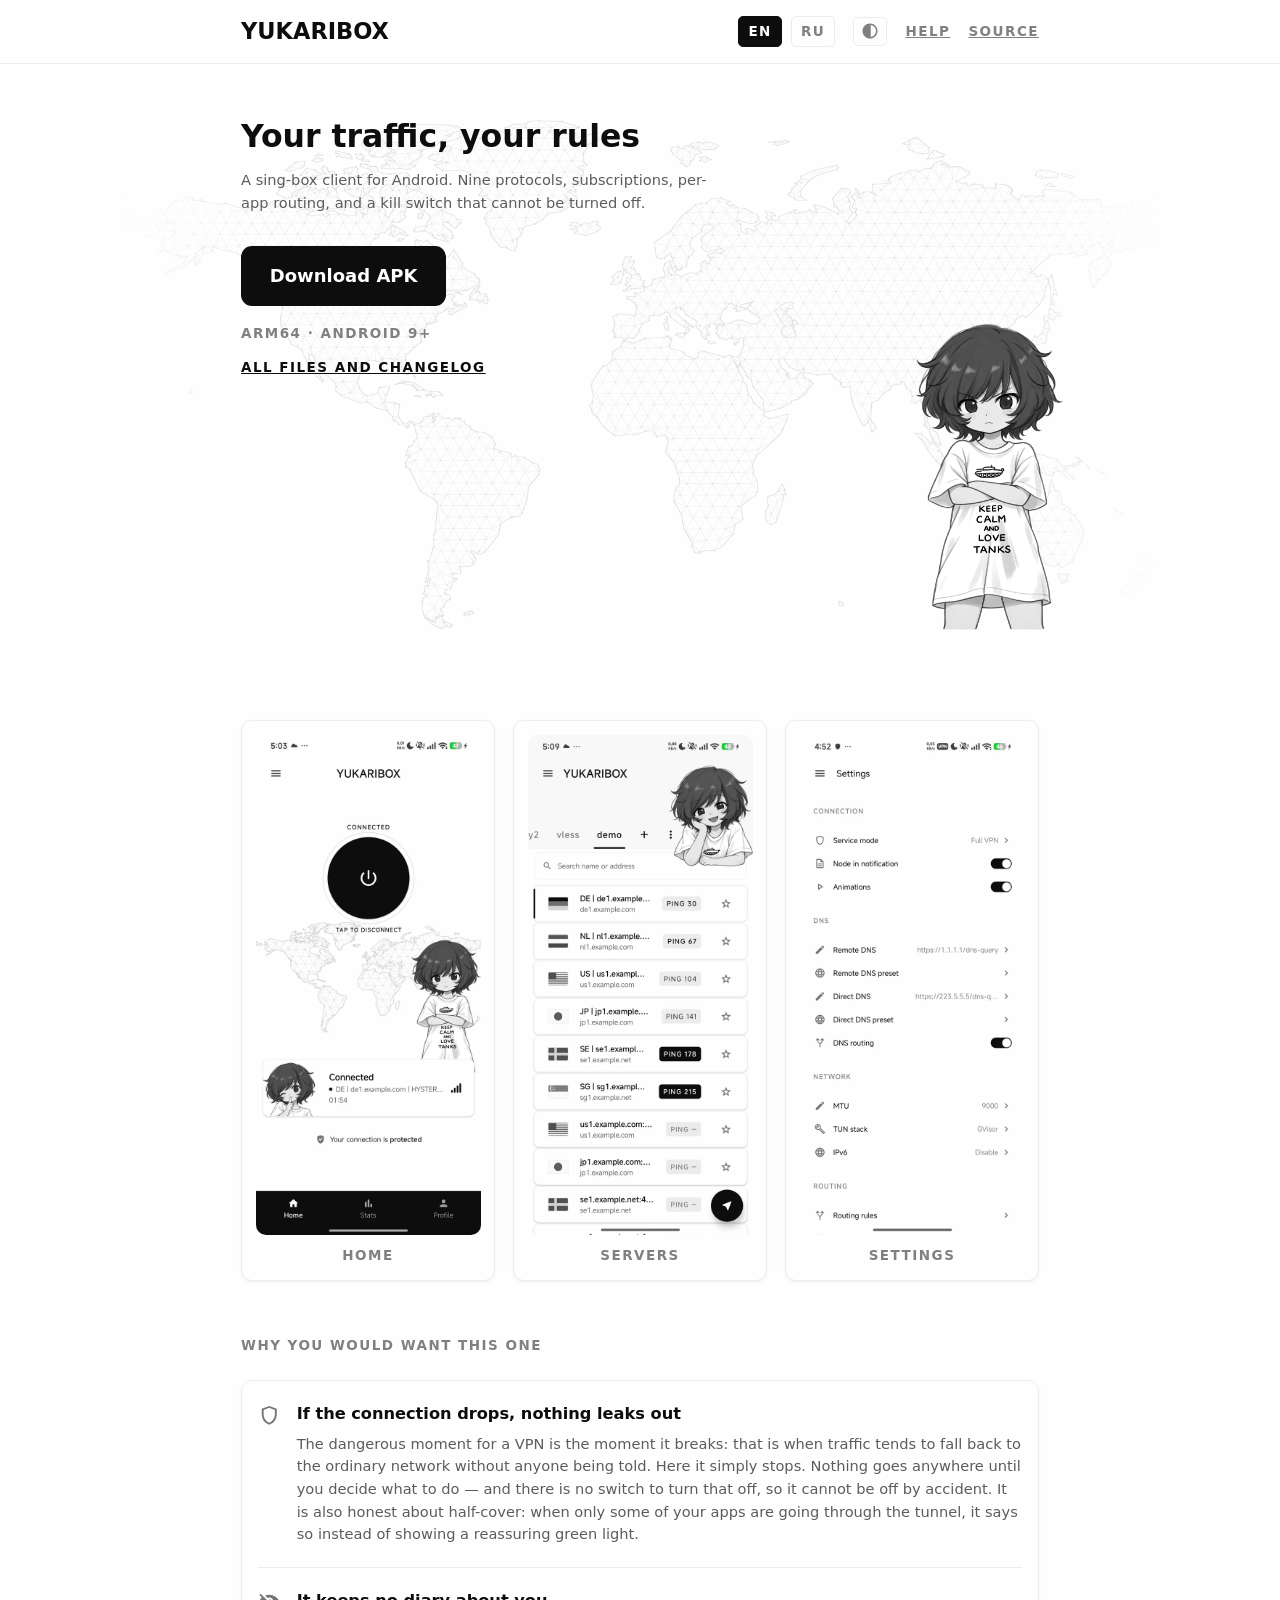
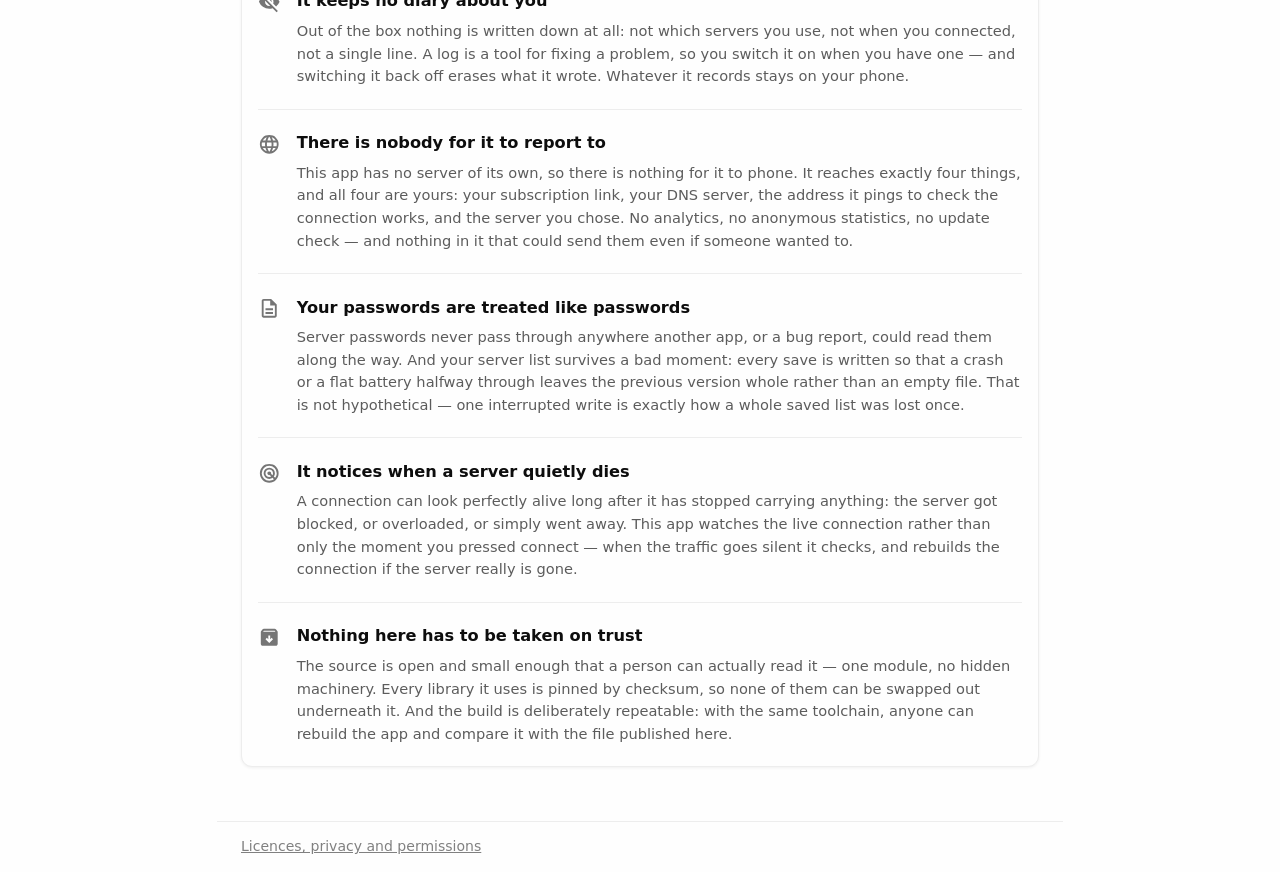
<file: index.html>
<!DOCTYPE html>
<html lang="en">
<head>
<meta charset="utf-8">
<meta name="viewport" content="width=device-width, initial-scale=1">
<title>YukariBox — sing-box client for Android</title>
<meta name="description" content="sing-box client for Android: nine protocols, subscriptions, per-app routing, kill switch.">
<link rel="icon" href="favicon.ico" sizes="16x16 32x32 48x48">
<link rel="apple-touch-icon" href="assets/img/icon-180.png">
<link rel="stylesheet" href="assets/site.css">
<script>try{var t=localStorage.getItem("yukaribox.theme");if(t==="light"||t==="dark")document.documentElement.dataset.theme=t;}catch(e){}</script>
<script src="assets/site.js" defer></script>
</head>
<body>
<header class="barwrap">
  <div class="bar wrap">
  <a class="wordmark" href="index.html">YukariBox</a>
  <span class="barlinks">
    <span class="langswitch">
      <button type="button" data-set-lang="en" aria-pressed="true">EN</button>
      <button type="button" data-set-lang="ru" aria-pressed="false">RU</button>
    </span>
      <button type="button" class="themebtn" id="themebtn"><svg viewBox="0 -960 960 960" aria-hidden="true" focusable="false"><path d="M480-80q-83 0-156-31.5T197-197q-54-54-85.5-127T80-480q0-83 31.5-156T197-763q54-54 127-85.5T480-880q83 0 156 31.5T763-763q54 54 85.5 127T880-480q0 83-31.5 156T763-197q-54 54-127 85.5T480-80Zm40-83q119-15 199.5-104.5T800-480q0-123-80.5-212.5T520-797v634Z"/></svg></button>
    <a class="micro" href="help.html"><span lang="en" data-lang="en" data-key="nav.help">Help</span><span lang="ru" data-lang="ru" data-key="nav.help">Помощь</span></a>
    <a class="micro" href="https://github.com/TuftaTech/YukariBox"><span lang="en" data-lang="en" data-key="nav.source">Source</span><span lang="ru" data-lang="ru" data-key="nav.source">Исходники</span></a>
  </span>
  </div>
</header>
<section class="hero">
  <div class="hero-map" aria-hidden="true"><span></span></div>
  <div class="wrap hero-inner">
    <img class="hero-mascot" src="assets/img/yukari-hero.webp" alt="" width="505" height="1048">
  <div class="hero-copy">
    <h1>
      <span lang="en" data-lang="en" data-key="hero.title">Your traffic, your rules</span>
      <span lang="ru" data-lang="ru" data-key="hero.title">Ваш трафик — ваши правила</span>
    </h1>
    <p class="hero-lede">
      <span lang="en" data-lang="en" data-key="hero.lede">A sing-box client for Android. Nine protocols, subscriptions, per-app routing, and a kill switch that cannot be turned off.</span>
      <span lang="ru" data-lang="ru" data-key="hero.lede">Клиент sing-box для Android. Девять протоколов, подписки, маршрутизация по приложениям и аварийная блокировка, которую нельзя отключить.</span>
    </p>

    <a class="dlbutton" href="https://github.com/TuftaTech/YukariBox/releases/latest/download/YukariBox-arm64.apk">
      <span lang="en" data-lang="en" data-key="hero.cta">Download APK</span>
      <span lang="ru" data-lang="ru" data-key="hero.cta">Скачать APK</span>
    </a>

    <p class="micro dlmeta">
      <span id="dl-version"></span><span id="dl-size"></span>ARM64 · ANDROID 9+
    </p>
    <p class="micro">
      <a href="https://github.com/TuftaTech/YukariBox/releases/latest">
        <span lang="en" data-lang="en" data-key="hero.allfiles">All files and changelog</span>
        <span lang="ru" data-lang="ru" data-key="hero.allfiles">Все файлы и список изменений</span>
      </a>
    </p>
  </div>
  </div>
</section>
<main class="wrap">

<section class="verify card" hidden id="dl-verify">
  <p class="micro">
    <span lang="en" data-lang="en" data-key="verify.label">Verify the file</span>
    <span lang="ru" data-lang="ru" data-key="verify.label">Проверьте файл</span>
  </p>
  <p><code class="chip" id="dl-sha"></code>
     <button class="copybtn" id="dl-copy" type="button">
       <span lang="en" data-lang="en" data-key="verify.copy">Copy</span>
       <span lang="ru" data-lang="ru" data-key="verify.copy">Копировать</span>
     </button></p>
  <pre><code>sha256sum YukariBox-arm64.apk
certutil -hashfile YukariBox-arm64.apk SHA256</code></pre>
</section>
<section class="shots">
  <figure class="card shot">
    <img src="assets/img/shot-home.webp" alt="" width="620" height="1378">
    <figcaption class="micro"><span lang="en" data-lang="en" data-key="shot.home">Home</span><span lang="ru" data-lang="ru" data-key="shot.home">Главная</span></figcaption>
  </figure>
  <figure class="card shot">
    <img src="assets/img/shot-servers.webp" alt="" width="620" height="1378" loading="lazy">
    <figcaption class="micro"><span lang="en" data-lang="en" data-key="shot.servers">Servers</span><span lang="ru" data-lang="ru" data-key="shot.servers">Серверы</span></figcaption>
  </figure>
  <figure class="card shot">
    <img src="assets/img/shot-settings.webp" alt="" width="620" height="1378" loading="lazy">
    <figcaption class="micro"><span lang="en" data-lang="en" data-key="shot.settings">Settings</span><span lang="ru" data-lang="ru" data-key="shot.settings">Настройки</span></figcaption>
  </figure>
</section>
<section class="advantages">
  <h2 class="micro seclabel"><span lang="en" data-lang="en" data-key="sec.advantages">Why you would want this one</span><span lang="ru" data-lang="ru" data-key="sec.advantages">Почему стоит взять именно это</span></h2>
  <div class="card advlist">
    <div class="adv">
      <svg viewBox="0 -960 960 960" aria-hidden="true" focusable="false"><path d="M480-80q-139-35-229.5-159.5T160-516v-244l320-120 320 120v244q0 152-90.5 276.5T480-80Zm0-84q104-33 172-132t68-220v-189l-240-90-240 90v189q0 121 68 220t172 132Zm0-316Z"/></svg>
      <div><h3 lang="en" data-lang="en" data-key="adv.killswitch">If the connection drops, nothing leaks out</h3><h3 lang="ru" data-lang="ru" data-key="adv.killswitch">Если соединение оборвётся, ничего не утечёт</h3><p lang="en" data-lang="en" data-key="adv.killswitch.body">The dangerous moment for a VPN is the moment it breaks: that is when traffic tends to fall back to the ordinary network without anyone being told. Here it simply stops. Nothing goes anywhere until you decide what to do &mdash; and there is no switch to turn that off, so it cannot be off by accident. It is also honest about half-cover: when only some of your apps are going through the tunnel, it says so instead of showing a reassuring green light.</p><p lang="ru" data-lang="ru" data-key="adv.killswitch.body">Опасный момент для VPN — это момент, когда он ломается: именно тогда трафик обычно возвращается в обычную сеть, никого об этом не предупредив. Здесь он просто останавливается. Никуда ничего не идёт, пока вы не решите, что делать, — и выключателя у этого нет, поэтому случайно выключенным оно не окажется. И про неполное покрытие приложение говорит честно: если через туннель идёт только часть приложений, оно так и напишет, а не покажет успокаивающий зелёный огонёк.</p></div>
    </div>
    <div class="adv">
      <svg viewBox="0 -960 960 960" aria-hidden="true" focusable="false"><path d="M792-56 624-222q-35 11-70.5 16.5T480-200q-151 0-269-83.5T40-500q21-53 53-98.5t73-81.5L56-792l56-56 736 736-56 56ZM480-320q11 0 20.5-1t20.5-4L305-541q-3 11-4 20.5t-1 20.5q0 75 52.5 127.5T480-320Zm292 18L645-428q7-17 11-34.5t4-37.5q0-75-52.5-127.5T480-680q-20 0-37.5 4T408-664L306-766q41-17 84-25.5t90-8.5q151 0 269 83.5T920-500q-23 59-60.5 109.5T772-302ZM587-486 467-606q28-5 51.5 4.5T559-574q17 18 24.5 41.5T587-486Z"/></svg>
      <div><h3 lang="en" data-lang="en" data-key="adv.nolog">It keeps no diary about you</h3><h3 lang="ru" data-lang="ru" data-key="adv.nolog">Оно не ведёт о вас дневник</h3><p lang="en" data-lang="en" data-key="adv.nolog.body">Out of the box nothing is written down at all: not which servers you use, not when you connected, not a single line. A log is a tool for fixing a problem, so you switch it on when you have one &mdash; and switching it back off erases what it wrote. Whatever it records stays on your phone.</p><p lang="ru" data-lang="ru" data-key="adv.nolog.body">Из коробки не записывается ничего: ни какими серверами вы пользуетесь, ни когда подключались, ни одной строки. Лог — это инструмент для починки проблемы, поэтому вы включаете его, когда проблема есть, — а выключение стирает написанное. Всё, что он записывает, остаётся на вашем телефоне.</p></div>
    </div>
    <div class="adv">
      <svg viewBox="0 -960 960 960" aria-hidden="true" focusable="false"><path d="M480-80q-82 0-155-31.5t-127.5-86Q143-252 111.5-325T80-480q0-83 31.5-155.5t86-127Q252-817 325-848.5T480-880q83 0 155.5 31.5t127 86q54.5 54.5 86 127T880-480q0 82-31.5 155t-86 127.5q-54.5 54.5-127 86T480-80Zm0-82q26-36 45-75t31-83H404q12 44 31 83t45 75Zm-104-16q-18-33-31.5-68.5T322-320H204q29 50 72.5 87t99.5 55Zm208 0q56-18 99.5-55t72.5-87H638q-9 38-22.5 73.5T584-178ZM170-400h136q-3-20-4.5-39.5T300-480q0-21 1.5-40.5T306-560H170q-5 20-7.5 39.5T160-480q0 21 2.5 40.5T170-400Zm216 0h188q3-20 4.5-39.5T580-480q0-21-1.5-40.5T574-560H386q-3 20-4.5 39.5T380-480q0 21 1.5 40.5T386-400Zm268 0h136q5-20 7.5-39.5T800-480q0-21-2.5-40.5T790-560H654q3 20 4.5 39.5T660-480q0 21-1.5 40.5T654-400Zm-16-240h118q-29-50-72.5-87T584-782q18 33 31.5 68.5T638-640Zm-234 0h152q-12-44-31-83t-45-75q-26 36-45 75t-31 83Zm-200 0h118q9-38 22.5-73.5T376-782q-56 18-99.5 55T204-640Z"/></svg>
      <div><h3 lang="en" data-lang="en" data-key="adv.nohome">There is nobody for it to report to</h3><h3 lang="ru" data-lang="ru" data-key="adv.nohome">Ему некому докладывать</h3><p lang="en" data-lang="en" data-key="adv.nohome.body">This app has no server of its own, so there is nothing for it to phone. It reaches exactly four things, and all four are yours: your subscription link, your DNS server, the address it pings to check the connection works, and the server you chose. No analytics, no anonymous statistics, no update check &mdash; and nothing in it that could send them even if someone wanted to.</p><p lang="ru" data-lang="ru" data-key="adv.nohome.body">У этого приложения нет своего сервера, поэтому звонить ему некуда. Оно обращается ровно к четырём вещам, и все четыре — ваши: ваша ссылка на подписку, ваш DNS-сервер, адрес, который оно пингует для проверки связи, и выбранный вами сервер. Ни аналитики, ни анонимной статистики, ни проверки обновлений — и внутри нет ничего, что могло бы их отправить, даже если бы кто-то захотел.</p></div>
    </div>
    <div class="adv">
      <svg viewBox="0 -960 960 960" aria-hidden="true" focusable="false"><path d="M320-240h320v-80H320v80Zm0-160h320v-80H320v80ZM240-80q-33 0-56.5-23.5T160-160v-640q0-33 23.5-56.5T240-880h320l240 240v480q0 33-23.5 56.5T720-80H240Zm280-520v-200H240v640h480v-440H520ZM240-800v200-200 640-640Z"/></svg>
      <div><h3 lang="en" data-lang="en" data-key="adv.credentials">Your passwords are treated like passwords</h3><h3 lang="ru" data-lang="ru" data-key="adv.credentials">С вашими паролями обращаются как с паролями</h3><p lang="en" data-lang="en" data-key="adv.credentials.body">Server passwords never pass through anywhere another app, or a bug report, could read them along the way. And your server list survives a bad moment: every save is written so that a crash or a flat battery halfway through leaves the previous version whole rather than an empty file. That is not hypothetical &mdash; one interrupted write is exactly how a whole saved list was lost once.</p><p lang="ru" data-lang="ru" data-key="adv.credentials.body">Пароли серверов нигде не проходят через место, где их по пути смогли бы прочитать другое приложение или отчёт об ошибке. И ваш список серверов переживает неудачный момент: каждое сохранение устроено так, что сбой или разрядившаяся посреди записи батарея оставляют целой прежнюю версию, а не пустой файл. Это не гипотеза — именно одна прерванная запись однажды и уничтожила весь сохранённый список.</p></div>
    </div>
    <div class="adv">
      <svg viewBox="0 -960 960 960" aria-hidden="true" focusable="false"><path d="M480-80q-83 0-156-31.5T197-197q-54-54-85.5-127T80-480q0-83 31.5-156T197-763q54-54 127-85.5T480-880q83 0 156 31.5T763-763q54 54 85.5 127T880-480q0 83-31.5 156T763-197q-54 54-127 85.5T480-80Zm0-80q56 0 105.5-17.5T676-227l-57-57q-29 21-64.5 32.5T480-240q-100 0-170-70t-70-170q0-100 70-170t170-70q100 0 170 70t70 170q0 39-12 75t-33 65l57 57q32-41 50-91t18-106q0-134-93-227t-227-93q-134 0-227 93t-93 227q0 134 93 227t227 93Zm0-160q22 0 42.5-5.5T561-342l-61-61q-5 2-10 2.5t-10 .5q-33 0-56.5-23.5T400-480q0-33 23.5-56.5T480-560q33 0 56.5 23.5T560-480q0 6-.5 11.5T557-458l60 60q11-18 17-38.5t6-43.5q0-66-47-113t-113-47q-66 0-113 47t-47 113q0 66 47 113t113 47Z"/></svg>
      <div><h3 lang="en" data-lang="en" data-key="adv.watchdog">It notices when a server quietly dies</h3><h3 lang="ru" data-lang="ru" data-key="adv.watchdog">Оно замечает, когда сервер тихо умер</h3><p lang="en" data-lang="en" data-key="adv.watchdog.body">A connection can look perfectly alive long after it has stopped carrying anything: the server got blocked, or overloaded, or simply went away. This app watches the live connection rather than only the moment you pressed connect &mdash; when the traffic goes silent it checks, and rebuilds the connection if the server really is gone.</p><p lang="ru" data-lang="ru" data-key="adv.watchdog.body">Соединение может выглядеть совершенно живым долго после того, как перестало что-либо нести: сервер заблокировали, перегрузили или он просто исчез. Это приложение следит за живым соединением, а не только за моментом, когда вы нажали «подключиться»: когда трафик замолчал, оно проверяет и пересобирает соединение, если сервер действительно пропал.</p></div>
    </div>
    <div class="adv">
      <svg viewBox="0 -960 960 960" aria-hidden="true" focusable="false"><path d="m480-240 160-160-56-56-64 64v-168h-80v168l-64-64-56 56 160 160ZM200-120q-33 0-56.5-23.5T120-200v-499q0-14 4.5-27t13.5-24l50-61q11-14 27.5-21.5T250-840h460q18 0 34.5 7.5T772-811l50 61q9 11 13.5 24t4.5 27v499q0 33-23.5 56.5T760-120H200Zm16-600h528l-34-40H250l-34 40Z"/></svg>
      <div><h3 lang="en" data-lang="en" data-key="adv.reproducible">Nothing here has to be taken on trust</h3><h3 lang="ru" data-lang="ru" data-key="adv.reproducible">Здесь ничего не нужно принимать на веру</h3><p lang="en" data-lang="en" data-key="adv.reproducible.body">The source is open and small enough that a person can actually read it &mdash; one module, no hidden machinery. Every library it uses is pinned by checksum, so none of them can be swapped out underneath it. And the build is deliberately repeatable: with the same toolchain, anyone can rebuild the app and compare it with the file published here.</p><p lang="ru" data-lang="ru" data-key="adv.reproducible.body">Исходный код открыт и достаточно мал, чтобы человек действительно смог его прочитать: один модуль, никакой скрытой машинерии. Каждая библиотека прибита контрольной суммой, поэтому ни одну из них нельзя подменить незаметно. И сборка намеренно повторяема: с тем же тулчейном любой может собрать приложение и сравнить с файлом, опубликованным здесь.</p></div>
    </div>
  </div>
</section>
</main>
<footer class="wrap">
  <p><a href="legal.html"><span lang="en" data-lang="en" data-key="footer.legal">Licences, privacy and permissions</span><span lang="ru" data-lang="ru" data-key="footer.legal">Лицензии, приватность и разрешения</span></a></p>
</footer>
</body>
</html>
</file>
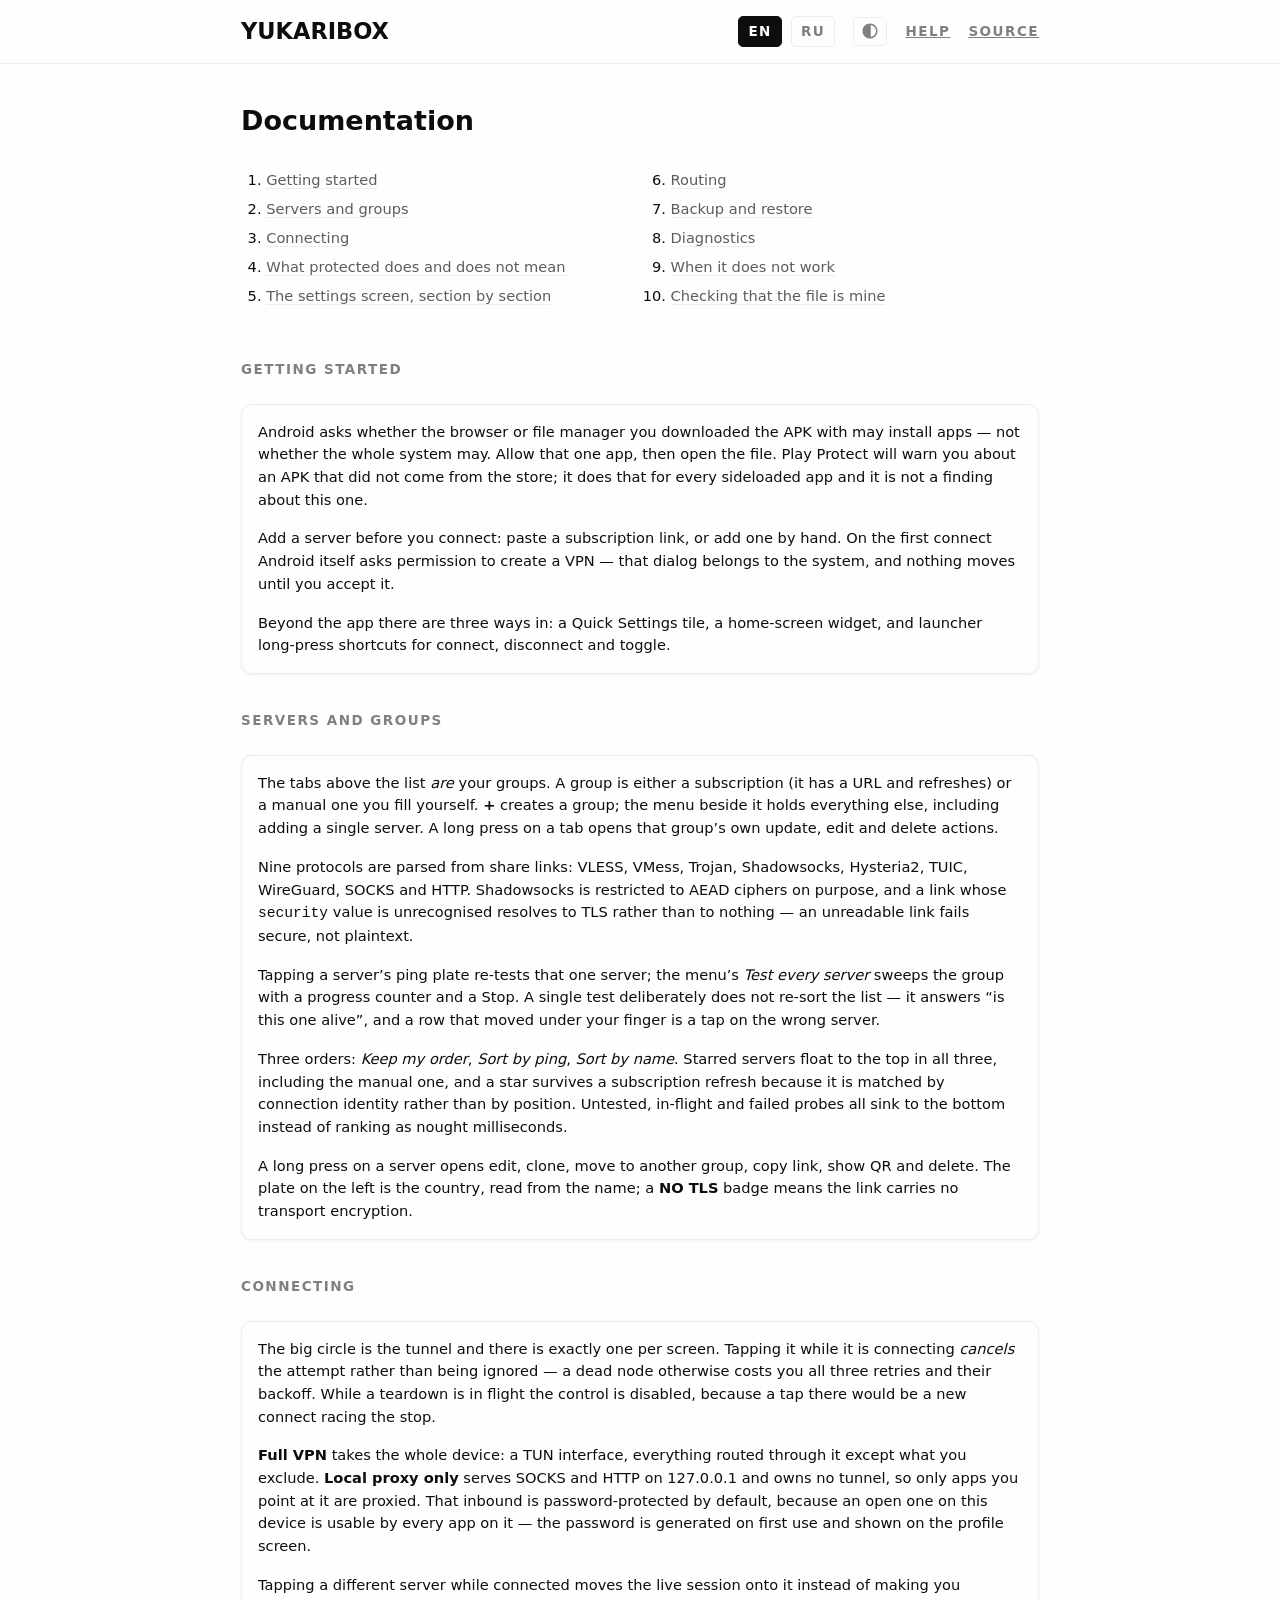
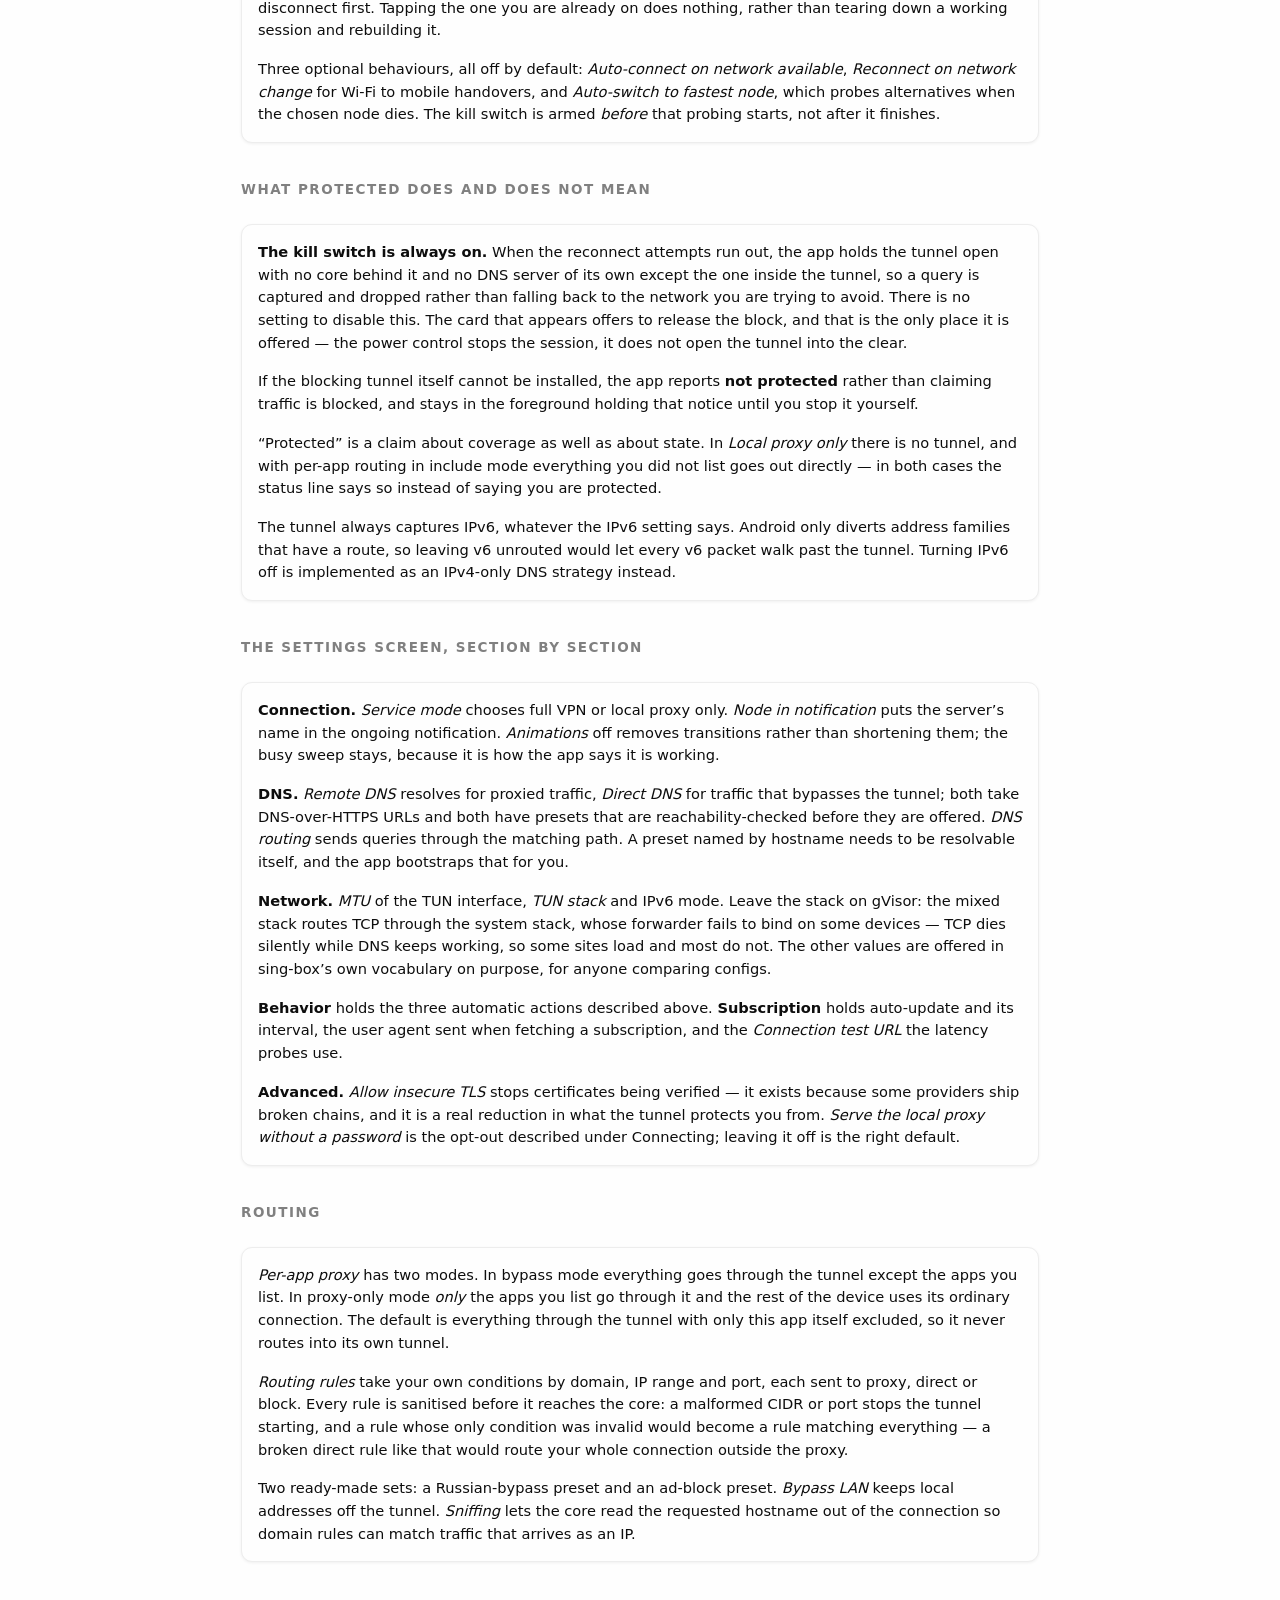
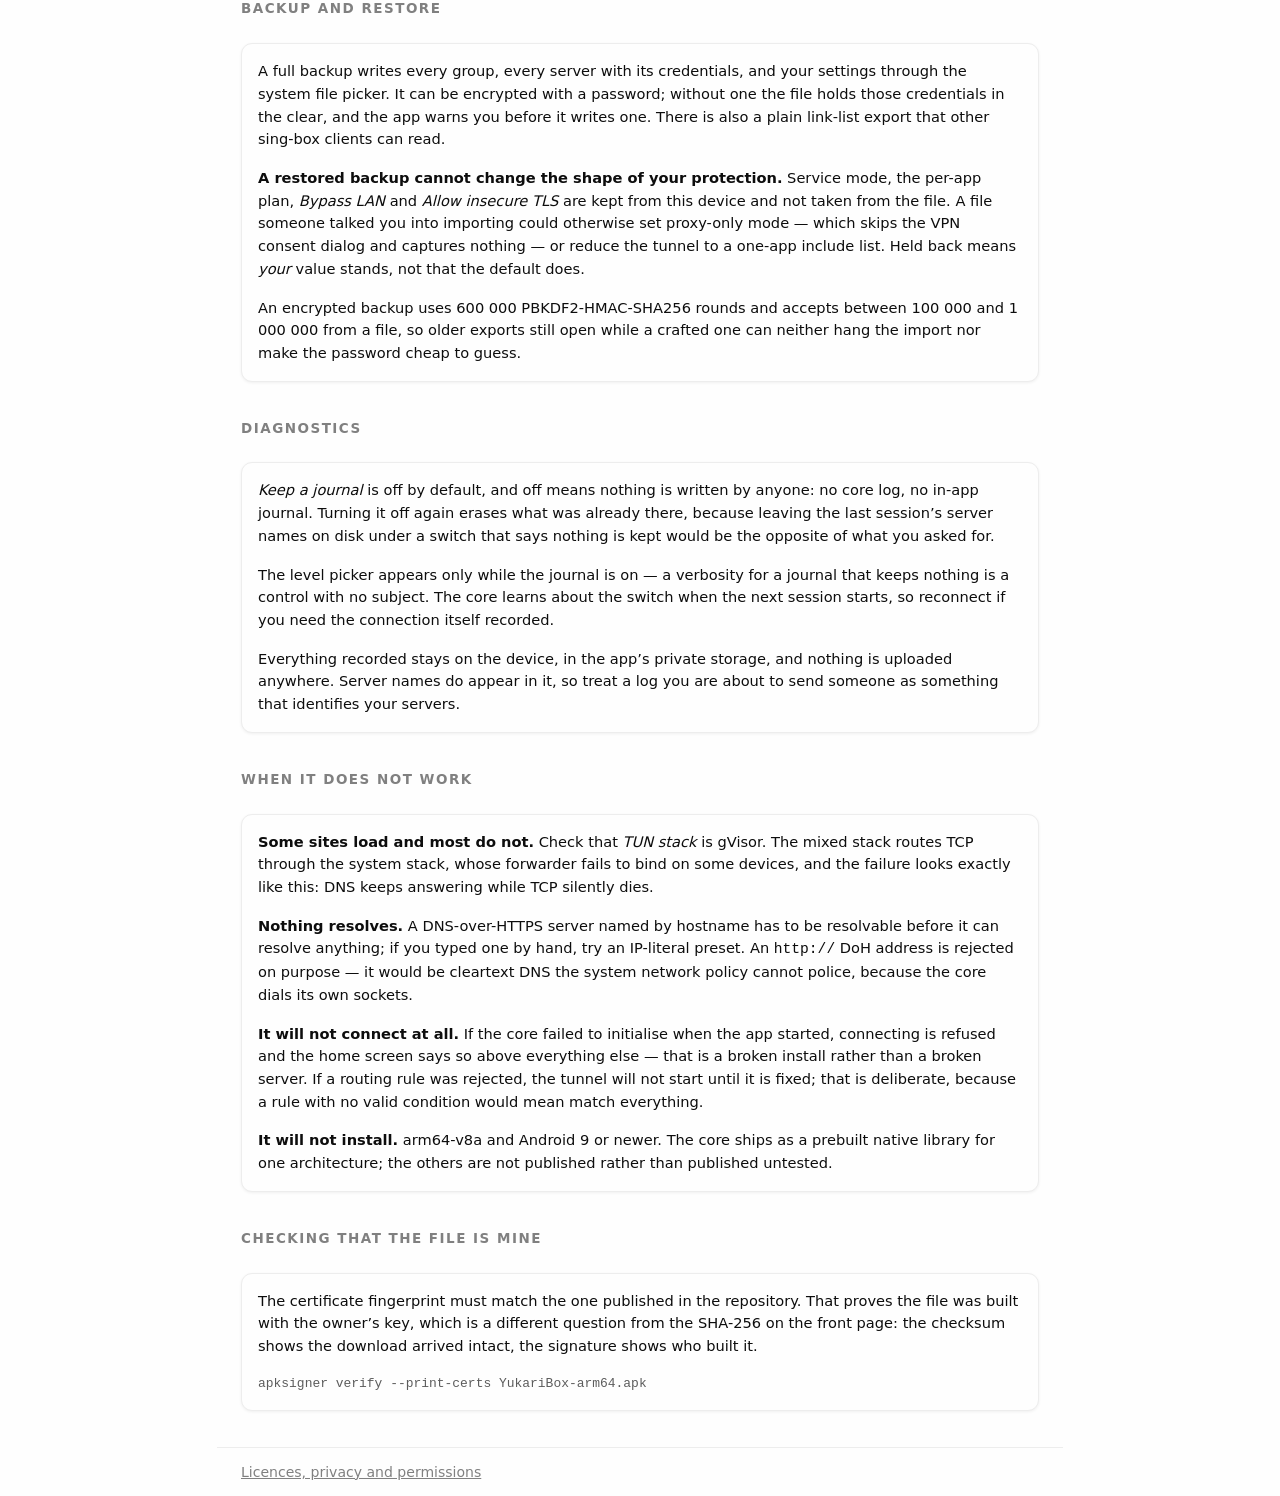
<file: help.html>
<!DOCTYPE html>
<html lang="en">
<head>
<meta charset="utf-8">
<meta name="viewport" content="width=device-width, initial-scale=1">
<title>Documentation — YukariBox</title>
<meta name="description" content="How YukariBox works: servers, connecting, routing, backups, and what protected does not mean.">
<link rel="icon" href="favicon.ico" sizes="16x16 32x32 48x48">
<link rel="apple-touch-icon" href="assets/img/icon-180.png">
<link rel="stylesheet" href="assets/site.css">
<script>try{var t=localStorage.getItem("yukaribox.theme");if(t==="light"||t==="dark")document.documentElement.dataset.theme=t;}catch(e){}</script>
<script src="assets/site.js" defer></script>
</head>
<body>
<header class="barwrap">
  <div class="bar wrap">
  <a class="wordmark" href="index.html">YukariBox</a>
  <span class="barlinks">
    <span class="langswitch">
      <button type="button" data-set-lang="en" aria-pressed="true">EN</button>
      <button type="button" data-set-lang="ru" aria-pressed="false">RU</button>
    </span>
      <button type="button" class="themebtn" id="themebtn"><svg viewBox="0 -960 960 960" aria-hidden="true" focusable="false"><path d="M480-80q-83 0-156-31.5T197-197q-54-54-85.5-127T80-480q0-83 31.5-156T197-763q54-54 127-85.5T480-880q83 0 156 31.5T763-763q54 54 85.5 127T880-480q0 83-31.5 156T763-197q-54 54-127 85.5T480-80Zm40-83q119-15 199.5-104.5T800-480q0-123-80.5-212.5T520-797v634Z"/></svg></button>
    <a class="micro" href="help.html"><span lang="en" data-lang="en" data-key="nav.help">Help</span><span lang="ru" data-lang="ru" data-key="nav.help">Помощь</span></a>
    <a class="micro" href="https://github.com/TuftaTech/YukariBox"><span lang="en" data-lang="en" data-key="nav.source">Source</span><span lang="ru" data-lang="ru" data-key="nav.source">Исходники</span></a>
  </span>
  </div>
</header>
<main class="wrap">
<h1 class="pagetitle"><span lang="en" data-lang="en" data-key="page.help">Documentation</span><span lang="ru" data-lang="ru" data-key="page.help">Документация</span></h1>
<nav class="toc" aria-label="Contents">
  <ol>
    <li><a href="#start"><span lang="en" data-lang="en" data-key="toc.start">Getting started</span><span lang="ru" data-lang="ru" data-key="toc.start">Начало работы</span></a></li>
    <li><a href="#servers"><span lang="en" data-lang="en" data-key="toc.servers">Servers and groups</span><span lang="ru" data-lang="ru" data-key="toc.servers">Серверы и группы</span></a></li>
    <li><a href="#connect"><span lang="en" data-lang="en" data-key="toc.connect">Connecting</span><span lang="ru" data-lang="ru" data-key="toc.connect">Подключение</span></a></li>
    <li><a href="#protect"><span lang="en" data-lang="en" data-key="toc.protect">What protected does and does not mean</span><span lang="ru" data-lang="ru" data-key="toc.protect">Что значит «защищено» — и чего не значит</span></a></li>
    <li><a href="#settings"><span lang="en" data-lang="en" data-key="toc.settings">The settings screen, section by section</span><span lang="ru" data-lang="ru" data-key="toc.settings">Экран настроек, раздел за разделом</span></a></li>
    <li><a href="#routing"><span lang="en" data-lang="en" data-key="toc.routing">Routing</span><span lang="ru" data-lang="ru" data-key="toc.routing">Маршрутизация</span></a></li>
    <li><a href="#backup"><span lang="en" data-lang="en" data-key="toc.backup">Backup and restore</span><span lang="ru" data-lang="ru" data-key="toc.backup">Резервные копии</span></a></li>
    <li><a href="#diag"><span lang="en" data-lang="en" data-key="toc.diag">Diagnostics</span><span lang="ru" data-lang="ru" data-key="toc.diag">Диагностика</span></a></li>
    <li><a href="#trouble"><span lang="en" data-lang="en" data-key="toc.trouble">When it does not work</span><span lang="ru" data-lang="ru" data-key="toc.trouble">Если не работает</span></a></li>
    <li><a href="#signature"><span lang="en" data-lang="en" data-key="toc.signature">Checking that the file is mine</span><span lang="ru" data-lang="ru" data-key="toc.signature">Проверка, что файл мой</span></a></li>
  </ol>
</nav>
<section class="block" id="start">
  <h2 class="micro"><span lang="en" data-lang="en" data-key="sec.start">Getting started</span><span lang="ru" data-lang="ru" data-key="sec.start">Начало работы</span></h2>
  <div class="card">
    <p><span lang="en" data-lang="en" data-key="start.install">Android asks whether the browser or file manager you downloaded the APK with may install apps &mdash; not whether the whole system may. Allow that one app, then open the file. Play Protect will warn you about an APK that did not come from the store; it does that for every sideloaded app and it is not a finding about this one.</span><span lang="ru" data-lang="ru" data-key="start.install">Android спрашивает, можно ли устанавливать приложения тому браузеру или файловому менеджеру, которым вы скачали APK, — а не системе целиком. Разрешите именно ему и откройте файл. Play Protect предупредит про APK не из маркета: он так делает для любого установленного вручную приложения, и это не вывод об этом конкретном.</span></p>
    <p><span lang="en" data-lang="en" data-key="start.first">Add a server before you connect: paste a subscription link, or add one by hand. On the first connect Android itself asks permission to create a VPN &mdash; that dialog belongs to the system, and nothing moves until you accept it.</span><span lang="ru" data-lang="ru" data-key="start.first">Сначала добавьте сервер: вставьте ссылку на подписку или добавьте узел вручную. При первом подключении разрешение на создание VPN спрашивает сама система Android — этот диалог принадлежит ей, и до вашего согласия ничего не идёт.</span></p>
    <p><span lang="en" data-lang="en" data-key="start.shortcuts">Beyond the app there are three ways in: a Quick Settings tile, a home-screen widget, and launcher long-press shortcuts for connect, disconnect and toggle.</span><span lang="ru" data-lang="ru" data-key="start.shortcuts">Кроме самого приложения есть три входа: плитка в быстрых настройках, виджет на домашнем экране и ярлыки по долгому нажатию на иконку — подключить, отключить, переключить.</span></p>
  </div>
</section>
<section class="block" id="servers">
  <h2 class="micro"><span lang="en" data-lang="en" data-key="sec.servers">Servers and groups</span><span lang="ru" data-lang="ru" data-key="sec.servers">Серверы и группы</span></h2>
  <div class="card">
    <p><span lang="en" data-lang="en" data-key="servers.groups">The tabs above the list <em>are</em> your groups. A group is either a subscription (it has a URL and refreshes) or a manual one you fill yourself. <b>+</b> creates a group; the menu beside it holds everything else, including adding a single server. A long press on a tab opens that group&rsquo;s own update, edit and delete actions.</span><span lang="ru" data-lang="ru" data-key="servers.groups">Вкладки над списком <em>и есть</em> ваши группы. Группа — это либо подписка (у неё есть URL и она обновляется), либо ручная, которую вы наполняете сами. <b>+</b> создаёт группу; в меню рядом лежит всё остальное, включая добавление одного сервера. Долгое нажатие на вкладку открывает действия этой группы: обновить, изменить, удалить.</span></p>
    <p><span lang="en" data-lang="en" data-key="servers.protocols">Nine protocols are parsed from share links: VLESS, VMess, Trojan, Shadowsocks, Hysteria2, TUIC, WireGuard, SOCKS and HTTP. Shadowsocks is restricted to AEAD ciphers on purpose, and a link whose <code>security</code> value is unrecognised resolves to TLS rather than to nothing &mdash; an unreadable link fails secure, not plaintext.</span><span lang="ru" data-lang="ru" data-key="servers.protocols">Из share-ссылок разбираются девять протоколов: VLESS, VMess, Trojan, Shadowsocks, Hysteria2, TUIC, WireGuard, SOCKS и HTTP. Shadowsocks намеренно ограничен AEAD-шифрами, а ссылка с нераспознанным значением <code>security</code> трактуется как TLS, а не как его отсутствие: нечитаемая ссылка ломается в безопасную сторону, а не в открытый текст.</span></p>
    <p><span lang="en" data-lang="en" data-key="servers.ping">Tapping a server&rsquo;s ping plate re-tests that one server; the menu&rsquo;s <em>Test every server</em> sweeps the group with a progress counter and a Stop. A single test deliberately does not re-sort the list &mdash; it answers &ldquo;is this one alive&rdquo;, and a row that moved under your finger is a tap on the wrong server.</span><span lang="ru" data-lang="ru" data-key="servers.ping">Нажатие на плашку пинга перепроверяет один сервер; <em>Проверить все серверы</em> из меню проходит по группе со счётчиком и кнопкой «Стоп». Одиночная проверка намеренно не пересортировывает список: она отвечает на вопрос «этот жив?», а строка, уехавшая из-под пальца, — это нажатие на другой сервер.</span></p>
    <p><span lang="en" data-lang="en" data-key="servers.sort">Three orders: <em>Keep my order</em>, <em>Sort by ping</em>, <em>Sort by name</em>. Starred servers float to the top in all three, including the manual one, and a star survives a subscription refresh because it is matched by connection identity rather than by position. Untested, in-flight and failed probes all sink to the bottom instead of ranking as nought milliseconds.</span><span lang="ru" data-lang="ru" data-key="servers.sort">Три порядка: <em>сохранить мой</em>, <em>по пингу</em>, <em>по имени</em>. Отмеченные звездой всплывают наверх во всех трёх, включая ручной, и звезда переживает обновление подписки, потому что сопоставляется по параметрам соединения, а не по позиции. Непроверенные, проверяемые и не ответившие уходят вниз, а не встают как «ноль миллисекунд».</span></p>
    <p><span lang="en" data-lang="en" data-key="servers.row">A long press on a server opens edit, clone, move to another group, copy link, show QR and delete. The plate on the left is the country, read from the name; a <b>NO TLS</b> badge means the link carries no transport encryption.</span><span lang="ru" data-lang="ru" data-key="servers.row">Долгое нажатие на сервер открывает изменение, клонирование, перенос в другую группу, копирование ссылки, показ QR и удаление. Плашка слева — страна, прочитанная из имени; значок <b>БЕЗ TLS</b> означает, что ссылка не несёт транспортного шифрования.</span></p>
  </div>
</section>
<section class="block" id="connect">
  <h2 class="micro"><span lang="en" data-lang="en" data-key="sec.connect">Connecting</span><span lang="ru" data-lang="ru" data-key="sec.connect">Подключение</span></h2>
  <div class="card">
    <p><span lang="en" data-lang="en" data-key="connect.control">The big circle is the tunnel and there is exactly one per screen. Tapping it while it is connecting <em>cancels</em> the attempt rather than being ignored &mdash; a dead node otherwise costs you all three retries and their backoff. While a teardown is in flight the control is disabled, because a tap there would be a new connect racing the stop.</span><span lang="ru" data-lang="ru" data-key="connect.control">Большой круг — это туннель, и на экране он ровно один. Нажатие во время подключения <em>отменяет</em> попытку, а не игнорируется: иначе мёртвый узел стоит вам всех трёх повторов и их паузы. Пока идёт разрыв, элемент выключен — нажатие там было бы новым подключением, обгоняющим остановку.</span></p>
    <p><span lang="en" data-lang="en" data-key="connect.modes"><b>Full VPN</b> takes the whole device: a TUN interface, everything routed through it except what you exclude. <b>Local proxy only</b> serves SOCKS and HTTP on 127.0.0.1 and owns no tunnel, so only apps you point at it are proxied. That inbound is password-protected by default, because an open one on this device is usable by every app on it &mdash; the password is generated on first use and shown on the profile screen.</span><span lang="ru" data-lang="ru" data-key="connect.modes"><b>Полный VPN</b> забирает всё устройство: интерфейс TUN, весь трафик через него, кроме того, что вы исключили. <b>Только локальный прокси</b> отдаёт SOCKS и HTTP на 127.0.0.1 и не владеет туннелем, поэтому проксируются лишь приложения, которые вы на него направили. Этот вход по умолчанию защищён паролем, потому что открытый доступен любому приложению на устройстве; пароль генерируется при первом использовании и показан на экране профиля.</span></p>
    <p><span lang="en" data-lang="en" data-key="connect.switch">Tapping a different server while connected moves the live session onto it instead of making you disconnect first. Tapping the one you are already on does nothing, rather than tearing down a working session and rebuilding it.</span><span lang="ru" data-lang="ru" data-key="connect.switch">Нажатие на другой сервер во время работы переносит живую сессию на него, а не требует сначала отключиться. Нажатие на тот, на котором вы уже сидите, ничего не делает, а не разрывает работающую сессию, чтобы собрать её заново.</span></p>
    <p><span lang="en" data-lang="en" data-key="connect.auto">Three optional behaviours, all off by default: <em>Auto-connect on network available</em>, <em>Reconnect on network change</em> for Wi-Fi to mobile handovers, and <em>Auto-switch to fastest node</em>, which probes alternatives when the chosen node dies. The kill switch is armed <em>before</em> that probing starts, not after it finishes.</span><span lang="ru" data-lang="ru" data-key="connect.auto">Три необязательных поведения, все выключены по умолчанию: <em>автоподключение при появлении сети</em>, <em>переподключение при смене сети</em> для перехода Wi-Fi — мобильная связь и <em>автопереключение на быстрейший узел</em>, которое пробует альтернативы, когда выбранный узел умер. Аварийная блокировка встаёт <em>до</em> начала этих проб, а не после их конца.</span></p>
  </div>
</section>
<section class="block" id="protect">
  <h2 class="micro"><span lang="en" data-lang="en" data-key="sec.protect">What protected does and does not mean</span><span lang="ru" data-lang="ru" data-key="sec.protect">Что значит «защищено» — и чего не значит</span></h2>
  <div class="card">
    <p><span lang="en" data-lang="en" data-key="protect.killswitch"><b>The kill switch is always on.</b> When the reconnect attempts run out, the app holds the tunnel open with no core behind it and no DNS server of its own except the one inside the tunnel, so a query is captured and dropped rather than falling back to the network you are trying to avoid. There is no setting to disable this. The card that appears offers to release the block, and that is the only place it is offered &mdash; the power control stops the session, it does not open the tunnel into the clear.</span><span lang="ru" data-lang="ru" data-key="protect.killswitch"><b>Аварийная блокировка включена всегда.</b> Когда попытки переподключения исчерпаны, приложение держит туннель открытым без ядра за ним и без собственного DNS-сервера, кроме того, что внутри туннеля: запрос перехватывается и отбрасывается, а не уходит в сеть, которой вы пытаетесь избежать. Настройки, чтобы это отключить, нет. Появляющаяся карточка предлагает снять блокировку, и это единственное место, где такое предлагается: круг останавливает сессию, а не открывает туннель наружу.</span></p>
    <p><span lang="en" data-lang="en" data-key="protect.notprotected">If the blocking tunnel itself cannot be installed, the app reports <b>not protected</b> rather than claiming traffic is blocked, and stays in the foreground holding that notice until you stop it yourself.</span><span lang="ru" data-lang="ru" data-key="protect.notprotected">Если сам блокирующий туннель установить не удалось, приложение сообщает <b>не защищено</b>, а не утверждает, что трафик заблокирован, и остаётся на переднем плане с этим уведомлением, пока вы не остановите его сами.</span></p>
    <p><span lang="en" data-lang="en" data-key="protect.scope">&ldquo;Protected&rdquo; is a claim about coverage as well as about state. In <em>Local proxy only</em> there is no tunnel, and with per-app routing in include mode everything you did not list goes out directly &mdash; in both cases the status line says so instead of saying you are protected.</span><span lang="ru" data-lang="ru" data-key="protect.scope">«Защищено» — это утверждение и о состоянии, и о покрытии. В режиме <em>только локальный прокси</em> туннеля нет, а при маршрутизации по приложениям в режиме включения всё, что вы не перечислили, идёт напрямую — в обоих случаях строка состояния говорит именно это, а не что вы защищены.</span></p>
    <p><span lang="en" data-lang="en" data-key="protect.ipv6">The tunnel always captures IPv6, whatever the IPv6 setting says. Android only diverts address families that have a route, so leaving v6 unrouted would let every v6 packet walk past the tunnel. Turning IPv6 off is implemented as an IPv4-only DNS strategy instead.</span><span lang="ru" data-lang="ru" data-key="protect.ipv6">Туннель всегда захватывает IPv6, что бы ни стояло в настройке IPv6. Android перенаправляет только те семейства адресов, у которых есть маршрут, поэтому оставить v6 без маршрута значило бы пустить каждый v6-пакет мимо туннеля. Выключение IPv6 реализовано как стратегия DNS «только IPv4».</span></p>
  </div>
</section>
<section class="block" id="settings">
  <h2 class="micro"><span lang="en" data-lang="en" data-key="sec.settings">The settings screen, section by section</span><span lang="ru" data-lang="ru" data-key="sec.settings">Экран настроек, раздел за разделом</span></h2>
  <div class="card">
    <p><span lang="en" data-lang="en" data-key="settings.connection"><b>Connection.</b> <em>Service mode</em> chooses full VPN or local proxy only. <em>Node in notification</em> puts the server&rsquo;s name in the ongoing notification. <em>Animations</em> off removes transitions rather than shortening them; the busy sweep stays, because it is how the app says it is working.</span><span lang="ru" data-lang="ru" data-key="settings.connection"><b>Подключение.</b> <em>Режим службы</em> выбирает полный VPN или только локальный прокси. <em>Узел в уведомлении</em> выводит имя сервера в постоянное уведомление. Выключенные <em>анимации</em> убирают переходы, а не укорачивают их; вращение занятости остаётся — это то, чем приложение сообщает, что работает.</span></p>
    <p><span lang="en" data-lang="en" data-key="settings.dns"><b>DNS.</b> <em>Remote DNS</em> resolves for proxied traffic, <em>Direct DNS</em> for traffic that bypasses the tunnel; both take DNS-over-HTTPS URLs and both have presets that are reachability-checked before they are offered. <em>DNS routing</em> sends queries through the matching path. A preset named by hostname needs to be resolvable itself, and the app bootstraps that for you.</span><span lang="ru" data-lang="ru" data-key="settings.dns"><b>DNS.</b> <em>Удалённый DNS</em> разрешает имена для проксируемого трафика, <em>прямой DNS</em> — для того, что идёт мимо туннеля; оба принимают адреса DNS-over-HTTPS, и у обоих есть готовые серверы, доступность которых проверяется до того, как их предложат. <em>Маршрутизация DNS</em> направляет запросы по соответствующему пути. Готовый сервер, названный по имени, должен и сам быть разрешим — приложение раскручивает это за вас.</span></p>
    <p><span lang="en" data-lang="en" data-key="settings.network"><b>Network.</b> <em>MTU</em> of the TUN interface, <em>TUN stack</em> and IPv6 mode. Leave the stack on gVisor: the mixed stack routes TCP through the system stack, whose forwarder fails to bind on some devices &mdash; TCP dies silently while DNS keeps working, so some sites load and most do not. The other values are offered in sing-box&rsquo;s own vocabulary on purpose, for anyone comparing configs.</span><span lang="ru" data-lang="ru" data-key="settings.network"><b>Сеть.</b> <em>MTU</em> интерфейса TUN, <em>стек TUN</em> и режим IPv6. Оставьте стек на gVisor: смешанный стек ведёт TCP через системный стек, чей форвардер на части устройств не поднимается — TCP тихо умирает, а DNS продолжает работать, поэтому часть сайтов открывается, а большинство нет. Остальные значения намеренно даны в терминах самого sing-box, для тех, кто сверяет конфиги.</span></p>
    <p><span lang="en" data-lang="en" data-key="settings.behavior"><b>Behavior</b> holds the three automatic actions described above. <b>Subscription</b> holds auto-update and its interval, the user agent sent when fetching a subscription, and the <em>Connection test URL</em> the latency probes use.</span><span lang="ru" data-lang="ru" data-key="settings.behavior"><b>Поведение</b> содержит три автоматических действия, описанных выше. <b>Подписка</b> — автообновление и его интервал, user-agent для загрузки подписки и <em>URL проверки связи</em>, который используют пробы задержки.</span></p>
    <p><span lang="en" data-lang="en" data-key="settings.advanced"><b>Advanced.</b> <em>Allow insecure TLS</em> stops certificates being verified &mdash; it exists because some providers ship broken chains, and it is a real reduction in what the tunnel protects you from. <em>Serve the local proxy without a password</em> is the opt-out described under Connecting; leaving it off is the right default.</span><span lang="ru" data-lang="ru" data-key="settings.advanced"><b>Дополнительно.</b> <em>Разрешить небезопасный TLS</em> отключает проверку сертификатов — он существует потому, что часть провайдеров отдаёт битые цепочки, и это настоящее снижение того, от чего туннель вас защищает. <em>Отдавать локальный прокси без пароля</em> — это тот самый отказ, описанный в разделе о подключении; оставить его выключенным правильно.</span></p>
  </div>
</section>
<section class="block" id="routing">
  <h2 class="micro"><span lang="en" data-lang="en" data-key="sec.routing">Routing</span><span lang="ru" data-lang="ru" data-key="sec.routing">Маршрутизация</span></h2>
  <div class="card">
    <p><span lang="en" data-lang="en" data-key="routing.perapp"><em>Per-app proxy</em> has two modes. In bypass mode everything goes through the tunnel except the apps you list. In proxy-only mode <em>only</em> the apps you list go through it and the rest of the device uses its ordinary connection. The default is everything through the tunnel with only this app itself excluded, so it never routes into its own tunnel.</span><span lang="ru" data-lang="ru" data-key="routing.perapp"><em>Прокси по приложениям</em> имеет два режима. В режиме исключения через туннель идёт всё, кроме перечисленных приложений. В режиме «только эти» через туннель идут <em>только</em> перечисленные, а остальное устройство пользуется обычной сетью. По умолчанию через туннель идёт всё, кроме самого приложения, чтобы оно не маршрутизировалось в собственный туннель.</span></p>
    <p><span lang="en" data-lang="en" data-key="routing.rules"><em>Routing rules</em> take your own conditions by domain, IP range and port, each sent to proxy, direct or block. Every rule is sanitised before it reaches the core: a malformed CIDR or port stops the tunnel starting, and a rule whose only condition was invalid would become a rule matching everything &mdash; a broken direct rule like that would route your whole connection outside the proxy.</span><span lang="ru" data-lang="ru" data-key="routing.rules"><em>Правила маршрутизации</em> принимают ваши условия по домену, диапазону IP и порту, каждое — в прокси, напрямую или в блок. Каждое правило проверяется до того, как попадёт в ядро: испорченный CIDR или порт не дают туннелю подняться, а правило, у которого единственное условие оказалось неверным, стало бы правилом «подходит всё» — сломанное правило «напрямую» увело бы весь ваш трафик мимо прокси.</span></p>
    <p><span lang="en" data-lang="en" data-key="routing.presets">Two ready-made sets: a Russian-bypass preset and an ad-block preset. <em>Bypass LAN</em> keeps local addresses off the tunnel. <em>Sniffing</em> lets the core read the requested hostname out of the connection so domain rules can match traffic that arrives as an IP.</span><span lang="ru" data-lang="ru" data-key="routing.presets">Два готовых набора: обход для российских адресов и блокировка рекламы. <em>Обход LAN</em> оставляет локальные адреса вне туннеля. <em>Сниффинг</em> позволяет ядру прочитать запрошенное имя хоста из соединения, чтобы правила по домену срабатывали и на трафике, который приходит как IP.</span></p>
  </div>
</section>
<section class="block" id="backup">
  <h2 class="micro"><span lang="en" data-lang="en" data-key="sec.backup">Backup and restore</span><span lang="ru" data-lang="ru" data-key="sec.backup">Резервные копии</span></h2>
  <div class="card">
    <p><span lang="en" data-lang="en" data-key="backup.what">A full backup writes every group, every server with its credentials, and your settings through the system file picker. It can be encrypted with a password; without one the file holds those credentials in the clear, and the app warns you before it writes one. There is also a plain link-list export that other sing-box clients can read.</span><span lang="ru" data-lang="ru" data-key="backup.what">Полная копия записывает через системный выбор файла все группы, все серверы с их учётными данными и ваши настройки. Её можно зашифровать паролем; без пароля файл держит эти данные открытым текстом, и приложение предупреждает об этом до записи. Есть и простой экспорт списка ссылок, который читают другие клиенты sing-box.</span></p>
    <p><span lang="en" data-lang="en" data-key="backup.shape"><b>A restored backup cannot change the shape of your protection.</b> Service mode, the per-app plan, <em>Bypass LAN</em> and <em>Allow insecure TLS</em> are kept from this device and not taken from the file. A file someone talked you into importing could otherwise set proxy-only mode &mdash; which skips the VPN consent dialog and captures nothing &mdash; or reduce the tunnel to a one-app include list. Held back means <em>your</em> value stands, not that the default does.</span><span lang="ru" data-lang="ru" data-key="backup.shape"><b>Восстановленная копия не может изменить форму вашей защиты.</b> Режим службы, план по приложениям, <em>обход LAN</em> и <em>разрешить небезопасный TLS</em> берутся с этого устройства, а не из файла. Иначе файл, который вас уговорили импортировать, мог бы включить режим только-прокси — он обходит диалог согласия на VPN и ничего не захватывает — или сузить туннель до списка из одного приложения. «Берётся с устройства» значит, что остаётся <em>ваше</em> значение, а не значение по умолчанию.</span></p>
    <p><span lang="en" data-lang="en" data-key="backup.kdf">An encrypted backup uses 600 000 PBKDF2-HMAC-SHA256 rounds and accepts between 100 000 and 1 000 000 from a file, so older exports still open while a crafted one can neither hang the import nor make the password cheap to guess.</span><span lang="ru" data-lang="ru" data-key="backup.kdf">Зашифрованная копия использует 600 000 раундов PBKDF2-HMAC-SHA256 и принимает из файла от 100 000 до 1 000 000, так что старые экспорты всё ещё открываются, а подделанный не может ни подвесить импорт, ни сделать пароль дешёвым для перебора.</span></p>
  </div>
</section>
<section class="block" id="diag">
  <h2 class="micro"><span lang="en" data-lang="en" data-key="sec.diag">Diagnostics</span><span lang="ru" data-lang="ru" data-key="sec.diag">Диагностика</span></h2>
  <div class="card">
    <p><span lang="en" data-lang="en" data-key="diag.journal"><em>Keep a journal</em> is off by default, and off means nothing is written by anyone: no core log, no in-app journal. Turning it off again erases what was already there, because leaving the last session&rsquo;s server names on disk under a switch that says nothing is kept would be the opposite of what you asked for.</span><span lang="ru" data-lang="ru" data-key="diag.journal"><em>Вести журнал</em> выключен по умолчанию, и выключен значит, что не пишет никто: ни лог ядра, ни внутренний журнал. Повторное выключение стирает то, что уже было, потому что оставить имена серверов прошлой сессии на диске под переключателем, который говорит, что ничего не хранится, было бы обратным тому, о чём вы просили.</span></p>
    <p><span lang="en" data-lang="en" data-key="diag.level">The level picker appears only while the journal is on &mdash; a verbosity for a journal that keeps nothing is a control with no subject. The core learns about the switch when the next session starts, so reconnect if you need the connection itself recorded.</span><span lang="ru" data-lang="ru" data-key="diag.level">Выбор уровня появляется только при включённом журнале: подробность для журнала, который ничего не хранит, — это элемент управления без предмета. Ядро узнаёт о переключателе при старте следующей сессии, поэтому переподключитесь, если нужно записать само соединение.</span></p>
    <p><span lang="en" data-lang="en" data-key="diag.contents">Everything recorded stays on the device, in the app&rsquo;s private storage, and nothing is uploaded anywhere. Server names do appear in it, so treat a log you are about to send someone as something that identifies your servers.</span><span lang="ru" data-lang="ru" data-key="diag.contents">Всё записанное остаётся на устройстве, в приватном хранилище приложения, и никуда не выгружается. Имена серверов в нём есть, поэтому относитесь к логу, который собираетесь кому-то отправить, как к тому, что раскрывает ваши серверы.</span></p>
  </div>
</section>
<section class="block" id="trouble">
  <h2 class="micro"><span lang="en" data-lang="en" data-key="sec.trouble">When it does not work</span><span lang="ru" data-lang="ru" data-key="sec.trouble">Если не работает</span></h2>
  <div class="card">
    <p><span lang="en" data-lang="en" data-key="trouble.tcp"><b>Some sites load and most do not.</b> Check that <em>TUN stack</em> is gVisor. The mixed stack routes TCP through the system stack, whose forwarder fails to bind on some devices, and the failure looks exactly like this: DNS keeps answering while TCP silently dies.</span><span lang="ru" data-lang="ru" data-key="trouble.tcp"><b>Часть сайтов открывается, а большинство нет.</b> Проверьте, что <em>стек TUN</em> — gVisor. Смешанный стек ведёт TCP через системный стек, чей форвардер на части устройств не поднимается, и отказ выглядит ровно так: DNS отвечает, а TCP тихо умирает.</span></p>
    <p><span lang="en" data-lang="en" data-key="trouble.dns"><b>Nothing resolves.</b> A DNS-over-HTTPS server named by hostname has to be resolvable before it can resolve anything; if you typed one by hand, try an IP-literal preset. An <code>http://</code> DoH address is rejected on purpose &mdash; it would be cleartext DNS the system network policy cannot police, because the core dials its own sockets.</span><span lang="ru" data-lang="ru" data-key="trouble.dns"><b>Ничего не разрешается.</b> Сервер DNS-over-HTTPS, названный по имени, должен сам быть разрешим, прежде чем сможет разрешать; если вы вписали такой вручную, попробуйте готовый сервер с IP-адресом. Адрес DoH на <code>http://</code> отклоняется намеренно: это был бы открытый DNS, который системная сетевая политика проконтролировать не может, потому что ядро открывает свои сокеты само.</span></p>
    <p><span lang="en" data-lang="en" data-key="trouble.nostart"><b>It will not connect at all.</b> If the core failed to initialise when the app started, connecting is refused and the home screen says so above everything else &mdash; that is a broken install rather than a broken server. If a routing rule was rejected, the tunnel will not start until it is fixed; that is deliberate, because a rule with no valid condition would mean match everything.</span><span lang="ru" data-lang="ru" data-key="trouble.nostart"><b>Вообще не подключается.</b> Если ядро не инициализировалось при запуске приложения, подключение отклоняется и главный экран говорит это выше всего остального — это битая установка, а не битый сервер. Если правило маршрутизации отклонено, туннель не поднимется, пока его не исправят: это намеренно, потому что правило без единого верного условия значило бы «подходит всё».</span></p>
    <p><span lang="en" data-lang="en" data-key="trouble.req"><b>It will not install.</b> arm64-v8a and Android 9 or newer. The core ships as a prebuilt native library for one architecture; the others are not published rather than published untested.</span><span lang="ru" data-lang="ru" data-key="trouble.req"><b>Не устанавливается.</b> arm64-v8a и Android 9 или новее. Ядро поставляется готовой нативной библиотекой под одну архитектуру; остальные не выпускаются, а не выпускаются непроверенными.</span></p>
  </div>
</section>
<section class="block" id="signature">
  <h2 class="micro"><span lang="en" data-lang="en" data-key="sec.signature">Checking that the file is mine</span><span lang="ru" data-lang="ru" data-key="sec.signature">Проверка, что файл мой</span></h2>
  <div class="card">
    <p><span lang="en" data-lang="en" data-key="sig.fingerprint">The certificate fingerprint must match the one published in the repository. That proves the file was built with the owner&rsquo;s key, which is a different question from the SHA-256 on the front page: the checksum shows the download arrived intact, the signature shows who built it.</span><span lang="ru" data-lang="ru" data-key="sig.fingerprint">Отпечаток сертификата должен совпадать с опубликованным в репозитории. Это доказывает, что файл собран ключом владельца, и это другой вопрос, чем SHA-256 на главной: контрольная сумма показывает, что файл дошёл целым, подпись — кто его собрал.</span></p>
    <pre><code>apksigner verify --print-certs YukariBox-arm64.apk</code></pre>
  </div>
</section></main>
<footer class="wrap">
  <p><a href="legal.html"><span lang="en" data-lang="en" data-key="footer.legal">Licences, privacy and permissions</span><span lang="ru" data-lang="ru" data-key="footer.legal">Лицензии, приватность и разрешения</span></a></p>
</footer>
</body>
</html>
</file>
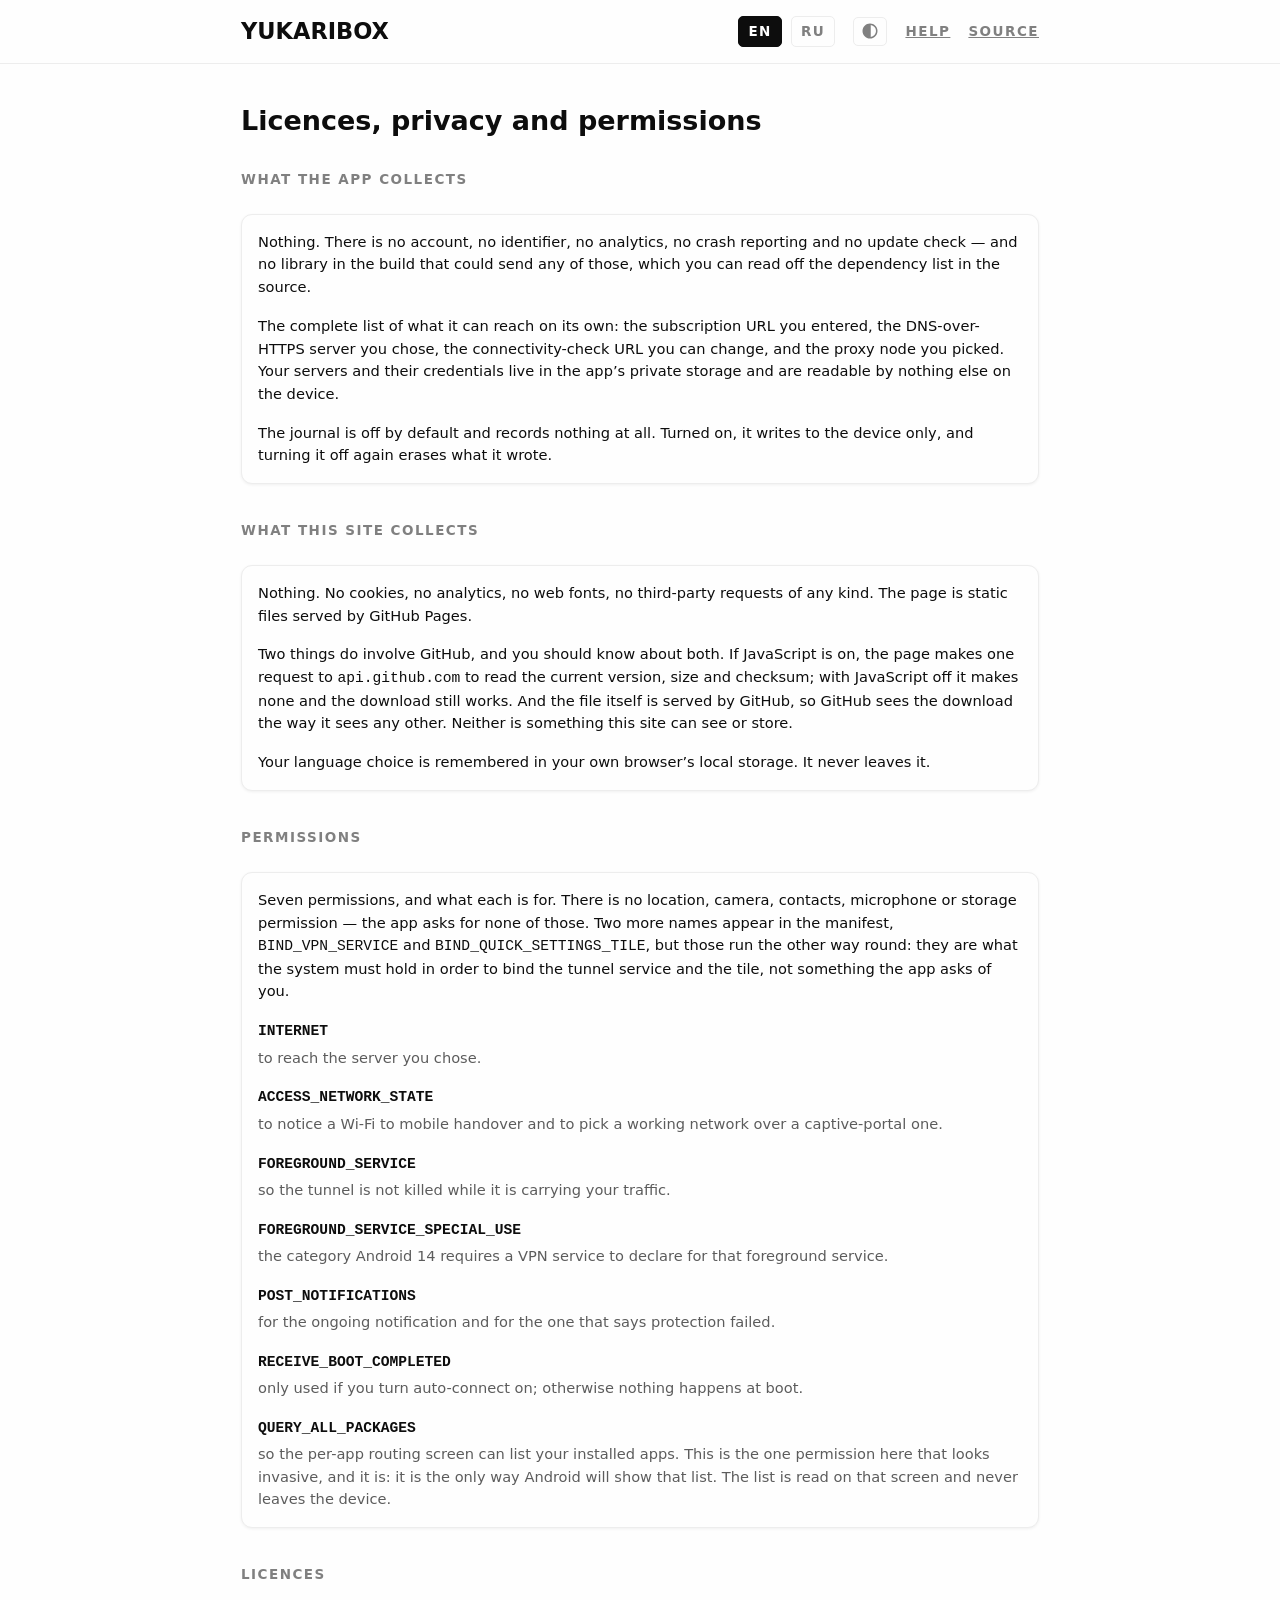
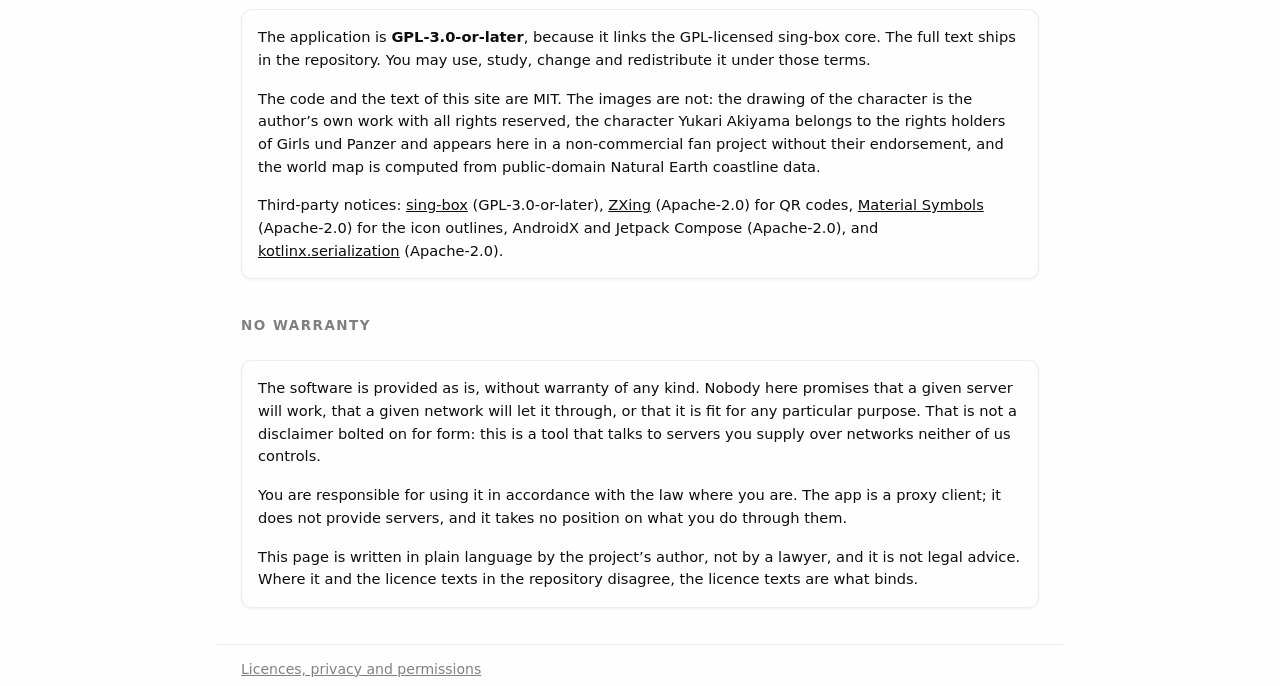
<file: legal.html>
<!DOCTYPE html>
<html lang="en">
<head>
<meta charset="utf-8">
<meta name="viewport" content="width=device-width, initial-scale=1">
<title>Licences and privacy — YukariBox</title>
<meta name="description" content="What YukariBox and this site collect (nothing), the permissions and why, and the licences.">
<link rel="icon" href="favicon.ico" sizes="16x16 32x32 48x48">
<link rel="apple-touch-icon" href="assets/img/icon-180.png">
<link rel="stylesheet" href="assets/site.css">
<script>try{var t=localStorage.getItem("yukaribox.theme");if(t==="light"||t==="dark")document.documentElement.dataset.theme=t;}catch(e){}</script>
<script src="assets/site.js" defer></script>
</head>
<body>
<header class="barwrap">
  <div class="bar wrap">
  <a class="wordmark" href="index.html">YukariBox</a>
  <span class="barlinks">
    <span class="langswitch">
      <button type="button" data-set-lang="en" aria-pressed="true">EN</button>
      <button type="button" data-set-lang="ru" aria-pressed="false">RU</button>
    </span>
      <button type="button" class="themebtn" id="themebtn"><svg viewBox="0 -960 960 960" aria-hidden="true" focusable="false"><path d="M480-80q-83 0-156-31.5T197-197q-54-54-85.5-127T80-480q0-83 31.5-156T197-763q54-54 127-85.5T480-880q83 0 156 31.5T763-763q54 54 85.5 127T880-480q0 83-31.5 156T763-197q-54 54-127 85.5T480-80Zm40-83q119-15 199.5-104.5T800-480q0-123-80.5-212.5T520-797v634Z"/></svg></button>
    <a class="micro" href="help.html"><span lang="en" data-lang="en" data-key="nav.help">Help</span><span lang="ru" data-lang="ru" data-key="nav.help">Помощь</span></a>
    <a class="micro" href="https://github.com/TuftaTech/YukariBox"><span lang="en" data-lang="en" data-key="nav.source">Source</span><span lang="ru" data-lang="ru" data-key="nav.source">Исходники</span></a>
  </span>
  </div>
</header>
<main class="wrap">
<h1 class="pagetitle"><span lang="en" data-lang="en" data-key="page.legal">Licences, privacy and permissions</span><span lang="ru" data-lang="ru" data-key="page.legal">Лицензии, приватность и разрешения</span></h1>
<section class="block" id="collect">
  <h2 class="micro"><span lang="en" data-lang="en" data-key="sec.collect">What the app collects</span><span lang="ru" data-lang="ru" data-key="sec.collect">Что собирает приложение</span></h2>
  <div class="card">
    <p><span lang="en" data-lang="en" data-key="collect.nothing">Nothing. There is no account, no identifier, no analytics, no crash reporting and no update check &mdash; and no library in the build that could send any of those, which you can read off the dependency list in the source.</span><span lang="ru" data-lang="ru" data-key="collect.nothing">Ничего. Нет учётной записи, нет идентификатора, нет аналитики, нет отчётов о сбоях и нет проверки обновлений — и в сборке нет библиотеки, которая могла бы что-то из этого отправить; это видно по списку зависимостей в исходниках.</span></p>
    <p><span lang="en" data-lang="en" data-key="collect.outbound">The complete list of what it can reach on its own: the subscription URL you entered, the DNS-over-HTTPS server you chose, the connectivity-check URL you can change, and the proxy node you picked. Your servers and their credentials live in the app&rsquo;s private storage and are readable by nothing else on the device.</span><span lang="ru" data-lang="ru" data-key="collect.outbound">Полный список того, куда оно может обратиться само: введённый вами URL подписки, выбранный вами сервер DNS-over-HTTPS, URL проверки связи, который вы можете поменять, и выбранный вами прокси-узел. Ваши серверы и их учётные данные лежат в приватном хранилище приложения, и на устройстве их не читает ничто другое.</span></p>
    <p><span lang="en" data-lang="en" data-key="collect.journal">The journal is off by default and records nothing at all. Turned on, it writes to the device only, and turning it off again erases what it wrote.</span><span lang="ru" data-lang="ru" data-key="collect.journal">Журнал по умолчанию выключен и не записывает вообще ничего. Включённый, он пишет только на устройство, а повторное выключение стирает написанное.</span></p>
  </div>
</section>
<section class="block" id="site">
  <h2 class="micro"><span lang="en" data-lang="en" data-key="sec.site">What this site collects</span><span lang="ru" data-lang="ru" data-key="sec.site">Что собирает этот сайт</span></h2>
  <div class="card">
    <p><span lang="en" data-lang="en" data-key="site.nothing">Nothing. No cookies, no analytics, no web fonts, no third-party requests of any kind. The page is static files served by GitHub Pages.</span><span lang="ru" data-lang="ru" data-key="site.nothing">Ничего. Ни cookie, ни аналитики, ни веб-шрифтов, ни сторонних запросов какого-либо рода. Страница — это статические файлы, которые отдаёт GitHub Pages.</span></p>
    <p><span lang="en" data-lang="en" data-key="site.github">Two things do involve GitHub, and you should know about both. If JavaScript is on, the page makes one request to <code>api.github.com</code> to read the current version, size and checksum; with JavaScript off it makes none and the download still works. And the file itself is served by GitHub, so GitHub sees the download the way it sees any other. Neither is something this site can see or store.</span><span lang="ru" data-lang="ru" data-key="site.github">Две вещи всё-таки касаются GitHub, и о них стоит знать. При включённом JavaScript страница делает один запрос к <code>api.github.com</code>, чтобы прочитать текущую версию, размер и контрольную сумму; с выключенным — ни одного, и скачивание всё равно работает. А сам файл отдаёт GitHub, поэтому GitHub видит скачивание так же, как любое другое. Ни то, ни другое этот сайт не видит и не хранит.</span></p>
    <p><span lang="en" data-lang="en" data-key="site.lang">Your language choice is remembered in your own browser&rsquo;s local storage. It never leaves it.</span><span lang="ru" data-lang="ru" data-key="site.lang">Выбранный язык запоминается в локальном хранилище вашего браузера. Оно его не покидает.</span></p>
  </div>
</section>
<section class="block" id="perms">
  <h2 class="micro"><span lang="en" data-lang="en" data-key="sec.perms">Permissions</span><span lang="ru" data-lang="ru" data-key="sec.perms">Разрешения</span></h2>
  <div class="card">
    <p lang="en" data-lang="en" data-key="perm.intro">Seven permissions, and what each is for. There is no location, camera, contacts, microphone or storage permission &mdash; the app asks for none of those. Two more names appear in the manifest, <code>BIND_VPN_SERVICE</code> and <code>BIND_QUICK_SETTINGS_TILE</code>, but those run the other way round: they are what the system must hold in order to bind the tunnel service and the tile, not something the app asks of you.</p><p lang="ru" data-lang="ru" data-key="perm.intro">Семь разрешений и зачем каждое. Здесь нет ни геолокации, ни камеры, ни контактов, ни микрофона, ни доступа к хранилищу: приложение их не запрашивает. В манифесте есть ещё два имени, <code>BIND_VPN_SERVICE</code> и <code>BIND_QUICK_SETTINGS_TILE</code>, но они работают в обратную сторону: это то, что должна иметь система, чтобы привязаться к службе туннеля и к плитке, а не то, что приложение просит у вас.</p>
    <dl>
      <dt><code>INTERNET</code></dt>
      <dd><span lang="en" data-lang="en" data-key="perm.internet">to reach the server you chose.</span><span lang="ru" data-lang="ru" data-key="perm.internet">чтобы дойти до выбранного вами сервера.</span></dd>
      <dt><code>ACCESS_NETWORK_STATE</code></dt>
      <dd><span lang="en" data-lang="en" data-key="perm.access_network_state">to notice a Wi-Fi to mobile handover and to pick a working network over a captive-portal one.</span><span lang="ru" data-lang="ru" data-key="perm.access_network_state">чтобы заметить переход Wi-Fi — мобильная связь и выбрать рабочую сеть вместо сети с captive-portal.</span></dd>
      <dt><code>FOREGROUND_SERVICE</code></dt>
      <dd><span lang="en" data-lang="en" data-key="perm.foreground_service">so the tunnel is not killed while it is carrying your traffic.</span><span lang="ru" data-lang="ru" data-key="perm.foreground_service">чтобы туннель не убили, пока он несёт ваш трафик.</span></dd>
      <dt><code>FOREGROUND_SERVICE_SPECIAL_USE</code></dt>
      <dd><span lang="en" data-lang="en" data-key="perm.foreground_service_special_use">the category Android 14 requires a VPN service to declare for that foreground service.</span><span lang="ru" data-lang="ru" data-key="perm.foreground_service_special_use">категория, которую Android 14 требует объявить для этой службы переднего плана.</span></dd>
      <dt><code>POST_NOTIFICATIONS</code></dt>
      <dd><span lang="en" data-lang="en" data-key="perm.post_notifications">for the ongoing notification and for the one that says protection failed.</span><span lang="ru" data-lang="ru" data-key="perm.post_notifications">для постоянного уведомления и для того, что сообщает о неудавшейся защите.</span></dd>
      <dt><code>RECEIVE_BOOT_COMPLETED</code></dt>
      <dd><span lang="en" data-lang="en" data-key="perm.receive_boot_completed">only used if you turn auto-connect on; otherwise nothing happens at boot.</span><span lang="ru" data-lang="ru" data-key="perm.receive_boot_completed">используется только если вы включили автоподключение; иначе при загрузке не происходит ничего.</span></dd>
      <dt><code>QUERY_ALL_PACKAGES</code></dt>
      <dd><span lang="en" data-lang="en" data-key="perm.query_all_packages">so the per-app routing screen can list your installed apps. This is the one permission here that looks invasive, and it is: it is the only way Android will show that list. The list is read on that screen and never leaves the device.</span><span lang="ru" data-lang="ru" data-key="perm.query_all_packages">чтобы экран маршрутизации по приложениям мог показать установленные приложения. Это единственное разрешение здесь, которое выглядит навязчивым, и так и есть: иначе Android этот список не отдаёт. Список читается на том экране и никогда не покидает устройство.</span></dd>
    </dl>
  </div>
</section>
<section class="block" id="licences">
  <h2 class="micro"><span lang="en" data-lang="en" data-key="sec.licences">Licences</span><span lang="ru" data-lang="ru" data-key="sec.licences">Лицензии</span></h2>
  <div class="card">
    <p><span lang="en" data-lang="en" data-key="lic.app">The application is <b>GPL-3.0-or-later</b>, because it links the GPL-licensed sing-box core. The full text ships in the repository. You may use, study, change and redistribute it under those terms.</span><span lang="ru" data-lang="ru" data-key="lic.app">Приложение под <b>GPL-3.0-or-later</b>, потому что линкует ядро sing-box под GPL. Полный текст лежит в репозитории. Вы можете использовать, изучать, изменять и распространять его на этих условиях.</span></p>
    <p><span lang="en" data-lang="en" data-key="lic.site">The code and the text of this site are MIT. The images are not: the drawing of the character is the author&rsquo;s own work with all rights reserved, the character Yukari Akiyama belongs to the rights holders of Girls und Panzer and appears here in a non-commercial fan project without their endorsement, and the world map is computed from public-domain Natural Earth coastline data.</span><span lang="ru" data-lang="ru" data-key="lic.site">Код и текст этого сайта под MIT. Изображения — нет: рисунок персонажа является собственной работой автора со всеми правами, персонаж Юкари Акияма принадлежит правообладателям Girls und Panzer и появляется здесь в некоммерческом фан-проекте без их одобрения, а карта мира вычислена из общедоступных данных Natural Earth.</span></p>
    <p><span lang="en" data-lang="en" data-key="lic.third">Third-party notices: <a href="https://github.com/SagerNet/sing-box">sing-box</a> (GPL-3.0-or-later), <a href="https://github.com/zxing/zxing">ZXing</a> (Apache-2.0) for QR codes, <a href="https://github.com/google/material-design-icons">Material Symbols</a> (Apache-2.0) for the icon outlines, AndroidX and Jetpack Compose (Apache-2.0), and <a href="https://github.com/Kotlin/kotlinx.serialization">kotlinx.serialization</a> (Apache-2.0).</span><span lang="ru" data-lang="ru" data-key="lic.third">Уведомления о сторонних компонентах: <a href="https://github.com/SagerNet/sing-box">sing-box</a> (GPL-3.0-or-later), <a href="https://github.com/zxing/zxing">ZXing</a> (Apache-2.0) для QR-кодов, <a href="https://github.com/google/material-design-icons">Material Symbols</a> (Apache-2.0) для контуров значков, AndroidX и Jetpack Compose (Apache-2.0) и <a href="https://github.com/Kotlin/kotlinx.serialization">kotlinx.serialization</a> (Apache-2.0).</span></p>
  </div>
</section>
<section class="block" id="warranty">
  <h2 class="micro"><span lang="en" data-lang="en" data-key="sec.warranty">No warranty</span><span lang="ru" data-lang="ru" data-key="sec.warranty">Без гарантий</span></h2>
  <div class="card">
    <p><span lang="en" data-lang="en" data-key="war.asis">The software is provided as is, without warranty of any kind. Nobody here promises that a given server will work, that a given network will let it through, or that it is fit for any particular purpose. That is not a disclaimer bolted on for form: this is a tool that talks to servers you supply over networks neither of us controls.</span><span lang="ru" data-lang="ru" data-key="war.asis">Программа предоставляется как есть, без каких-либо гарантий. Никто здесь не обещает, что конкретный сервер заработает, что конкретная сеть его пропустит или что он пригоден для какой-то определённой задачи. Это не отписка ради формы: инструмент разговаривает с серверами, которые даёте вы, по сетям, которыми не управляет ни один из нас.</span></p>
    <p><span lang="en" data-lang="en" data-key="war.law">You are responsible for using it in accordance with the law where you are. The app is a proxy client; it does not provide servers, and it takes no position on what you do through them.</span><span lang="ru" data-lang="ru" data-key="war.law">Вы отвечаете за использование в соответствии с законом там, где вы находитесь. Приложение — прокси-клиент; серверов оно не предоставляет и не занимает позиции по тому, что вы через них делаете.</span></p>
    <p><span lang="en" data-lang="en" data-key="war.notlegal">This page is written in plain language by the project&rsquo;s author, not by a lawyer, and it is not legal advice. Where it and the licence texts in the repository disagree, the licence texts are what binds.</span><span lang="ru" data-lang="ru" data-key="war.notlegal">Эта страница написана простым языком автором проекта, а не юристом, и юридической консультацией не является. Где она расходится с текстами лицензий в репозитории, обязывают тексты лицензий.</span></p>
  </div>
</section>
</main>
<footer class="wrap">
  <p><a href="legal.html"><span lang="en" data-lang="en" data-key="footer.legal">Licences, privacy and permissions</span><span lang="ru" data-lang="ru" data-key="footer.legal">Лицензии, приватность и разрешения</span></a></p>
</footer>
</body>
</html>
</file>
<file: assets/site.css>
@import url("tokens.css");

*, *::before, *::after { box-sizing: border-box; }

html {
  font-size: 100%;
  background: var(--page);

  -webkit-text-size-adjust: 100%;
}

/* The app's scale is calibrated for a phone at arm's length. Keep every ratio
   and weight from it, lift the whole set one step on wide viewports. */
@media (min-width: 700px) { html { font-size: 112.5%; } }

body {
  margin: 0;
  /* The hero's map is deliberately wider than the page (see .hero-map). Clipping
     here, not on the hero, is what lets it run off both edges without ever adding a
     horizontal scrollbar. On the root this does not work: with `overflow-y` visible
     the pair is invalid and a 12px scroll came back at 900px, measured. */
  overflow-x: clip;
  font-family: system-ui, sans-serif;
  font-size: 0.8125rem;          /* 13 sp settings-row body */
  line-height: 1.55;
  color: var(--ink);
  background: var(--page);
}

/* Language: both texts ship in the HTML; the other one is hidden, never absent. */
html[lang="en"] [data-lang="ru"], html[lang="ru"] [data-lang="en"] { display: none; }

.wrap { max-width: 47rem; margin: 0 auto; padding: 0 var(--gap-content); }

/* Top bar. No divider: the page and the bar are the same value, so a hairline
   is the only thing separating them. */
/* The rule runs the width of the page, not of the column: with a full-bleed map under it
   a column-width hairline read as a line floating in the middle of nothing. */
.barwrap { border-bottom: 1px solid var(--hairline); }

.bar {
  /* Wraps rather than overflows: the Russian labels are wider than the English ones,
     and at 360-414 px the row's min-content was 428 px, which pushed the whole
     document into a horizontal scroll. Measured, not guessed. */
  display: flex; align-items: center; justify-content: space-between;
  flex-wrap: wrap; row-gap: 0.5rem;
  gap: var(--gap-content);
  min-height: 3.5rem;
}
.wordmark {
  font-size: 1.25rem; font-weight: 700; letter-spacing: 0;
  text-transform: uppercase; color: var(--ink); text-decoration: none;
}
.barlinks { display: flex; align-items: center; flex-wrap: wrap; gap: 0.6rem 1rem; }

/* Small uppercase label. +0.11em is the measured ceiling; do not raise it. */
.micro {
  font-size: 0.75rem; font-weight: 600; text-transform: uppercase;
  letter-spacing: 0.11em; color: var(--text-tertiary);
}

.langswitch { display: flex; gap: 0.5rem; }
.langswitch button {
  font: inherit; font-size: 0.75rem; font-weight: 600; letter-spacing: 0.11em;
  text-transform: uppercase;
  padding: 0.25rem 0.5rem; border: 1px solid var(--hairline);
  border-radius: var(--r-chip);
  background: var(--paper); color: var(--text-tertiary); cursor: pointer;
  transition: background var(--swap) var(--ease), color var(--swap) var(--ease);
}
.langswitch button[aria-pressed="true"] { background: var(--ink-fill); color: var(--on-ink); border-color: var(--ink-fill); }

/* A card is legible because of its hairline plus a very soft shadow, never
   because the page behind it is grey. Drop the hairline and the card vanishes. */
.card {
  background: var(--paper);
  border: 1px solid var(--hairline);
  border-radius: var(--r-card);
  box-shadow: var(--shadow-card);
  padding: var(--pad-card);
}

.row {
  display: flex; align-items: center; gap: 0.85rem;
  min-height: var(--pitch-row);
  border-bottom: 1px solid var(--hairline);
}
.row:last-child { border-bottom: 0; }
.row svg { flex: none; width: 1.25rem; height: 1.25rem; fill: var(--icon-muted); }

.chip {
  display: inline-block;
  background: var(--chip); color: var(--ink);
  border-radius: var(--r-chip);
  padding: 0.3rem 0.5rem;
  font-variant-numeric: tabular-nums;
}

.circle { border-radius: 50%; }

footer { border-top: 1px solid var(--hairline); margin-top: 3rem; padding: 1.5rem 0 3rem; }
footer, footer a { color: var(--text-tertiary); font-size: 0.78rem; }

a { color: var(--ink); }

@media (prefers-reduced-motion: reduce) {
  * { transition: none !important; animation: none !important; }
}

/* No `overflow: hidden` here: it is what used to crop the map at the content column.
   `min-height` is what keeps the mascot whole, and the page's own `overflow-x: clip`
   is what stops the map's bleed reaching the scrollbar. */
/* Full-bleed: the hero sits outside the content column so its map can be exactly page
   wide without `100vw`, which includes the scrollbar and left an 8px overflow at every
   width, measured. `overflow: hidden` is back and clips only the map's vertical excess;
   the mascot is inside .hero-inner, on the column, so it cannot reach the screen edge.
   The height grows with the width so a page-wide 2:1 map has somewhere to be, and stops
   growing at 34rem -- past that the map's Arctic end is cropped, which is the emptiest
   part of the asset. */
.hero {
  position: relative; overflow: hidden;
  padding: 3rem 0 2rem;
  /* The stage's height, named once: the copy block claims it as a minimum and the map is
     sized against it, so the two cannot drift apart. */
  --stage-h: clamp(18rem, 40vw, 29rem);
  --map-aspect: 2.029;
}

/* The stage's height lives here, not on .hero, so that `bottom: 0` on the mascot means the
   bottom of the stage rather than the bottom of the paragraph above her. */
.hero-inner { position: relative; min-height: var(--stage-h); }

/* The map is a pure alpha mask, so one file serves both themes and the colour
   comes from the token -- exactly as YukariWorldMap does it in the app. */
.hero-map {
  /* Sized by its height, not by the page width, and that is the whole trick. The map is
     2.03:1 and a wide hero is nowhere near that, so a page-wide map is always taller than
     the band and gets cropped at the top -- which on a wide monitor threw away a third of
     the northern hemisphere. Fixing the height instead means the whole world is always in
     frame, at a size that reads as a map rather than as a zoomed fragment.

     Two elements because two masks: this one fades the side edges so the map dissolves into
     the page instead of ending in a straight cut through a continent, and the span carries
     the world. Nesting rather than `mask-composite`, which the two engines spell
     differently. */
  position: absolute; bottom: 2rem; left: 50%;
  transform: translateX(-50%);
  /* As tall as the stage, so it sits behind the heading and the lede rather than only
     behind the button -- and no taller, so the whole world stays in frame. Driven from the
     width because that is the axis with a hard limit: `100%` is the page, and a map wider
     than the page would be clipped rather than faded. Below roughly 760px the page wins and
     the map covers the lower part of the stage only, which is the right trade on a phone,
     where three lines of copy need the contrast more than the picture needs the room.
     `bottom: 2rem` matches the hero's bottom padding, which lines the map up with the
     stage box rather than with the section. */
  width: min(100%, calc(var(--stage-h) * var(--map-aspect)));
  aspect-ratio: 1627 / 802;
  -webkit-mask: var(--mask-edge-fade);
  mask: var(--mask-edge-fade);
  pointer-events: none;
}

.hero-map span {
  display: block; width: 100%; height: 100%;
  /* Lighter than the app's 0.9, and the number is measured rather than judged. At this
     grain there are three times as many mesh lines across the world, so the same per-line
     ink adds up to a heavier picture -- and the map now sits behind the lede, which is
     `--text-secondary` at 13px, the smallest thing on the page that has to stay readable.
     Sampling the rendered pixels behind that paragraph with the text hidden: 0.65 put the
     worst pixel at 4.60:1, a tenth over the 4.5 floor, and 0.55 puts it at 4.88:1 with a
     mean of 6.41. The map still reads at 0.55; a threshold with no margin does not. */
  background: var(--dot); opacity: 0.55;
  -webkit-mask: url("img/worldmap.webp") no-repeat center / 100% 100%;
  mask: url("img/worldmap.webp") no-repeat center / 100% 100%;
}


/* She is never tinted: no filter, no mask. Bound to the scheme she inverts into
   a photographic negative rather than the same character. */
.hero-mascot {
  /* Anchored to the content column, not the screen: on a wide display a screen-flush
     figure would stand half a metre from the sentence it belongs to. */
  position: absolute; right: 0; bottom: 0;
  height: 17rem; width: auto;
  pointer-events: none; user-select: none;
}

.hero-copy { position: relative; max-width: 26rem; }
.hero-copy h1 { font-size: 1.75rem; font-weight: 700; line-height: 1.2; margin: 0 0 0.75rem; }
.hero-lede { color: var(--text-secondary); margin: 0 0 1.75rem; }

.dlbutton {
  display: inline-block;
  background: var(--cta-bg); color: var(--cta-fg);
  border-radius: var(--r-card);
  padding: 0.9rem 1.6rem;
  font-size: 1rem; font-weight: 600; text-decoration: none;
  transition: opacity var(--swap) var(--ease);
}
.dlbutton:hover { opacity: 0.88; }

.dlmeta { margin: 0.9rem 0 0.3rem; }
.dlmeta span:not(:empty)::after { content: " · "; }

.verify { margin: 2rem 0; }
.verify pre { margin: 0.75rem 0 0; overflow-x: auto; font-size: 0.72rem; color: var(--text-secondary); }
/* The checksum is 64 hex characters with no break opportunity anywhere in them, so an
   inline-block sized to its own content walks straight out of the card. Measured at a 390px
   viewport before this line: 473px wide inside a 325px content box, 163px past the card's right
   edge, and a document 124px wider than the window. `overflow-x: clip` on the body then makes it
   worse rather than better -- the tail is not off to one side waiting to be scrolled to, it is
   cut off and unreachable, which is the one thing a checksum must never be. `anywhere` rather
   than `break-word` because only `anywhere` also shrinks the element's min-content width, which
   is what stops the inline-block from asking for the wide size in the first place. */
.verify .chip { overflow-wrap: anywhere; }
.copybtn {
  font: inherit; font-size: 0.72rem; margin-left: 0.5rem;
  border: 1px solid var(--hairline); border-radius: var(--r-chip);
  background: var(--paper); color: var(--text-tertiary); cursor: pointer; padding: 0.25rem 0.5rem;
}

@media (max-width: 700px) {
  .hero-mascot { height: 12rem; opacity: 0.5; }
  .hero-copy { max-width: none; }
}

.copybtn.copied { background: var(--ink-fill); color: var(--on-ink); border-color: var(--ink-fill); }

/* Screens, each in the one content surface the app has. */
.shots { display: grid; grid-template-columns: repeat(3, 1fr); gap: 1rem; margin: 3rem 0; }
.shot { padding: 0.75rem; margin: 0; }
.shot img { display: block; width: 100%; height: auto; border-radius: var(--r-row); }
.shot figcaption { margin: 0.6rem 0 0; text-align: center; }

/* Rows, not tiles: the settings-row language of the app, at its 42px pitch. */
.features { margin: 3rem 0; }
.seclabel { margin: 0 0 var(--gap-content); }
.rows { padding: 0 var(--pad-card); }
.rowtext { display: block; padding: 0.7rem 0; }
.rowtext b { display: block; font-weight: 600; }
.rowtext small { display: block; color: var(--text-secondary); font-size: 0.78rem; }

@media (max-width: 700px) { .shots { grid-template-columns: 1fr; } }

/* Help: a section label over one card per block, at the app's label-to-row rhythm. */
.block { margin: 0 0 2rem; }
/* The first label sat against the bar's hairline; the page needs the same breathing
   room above its first section as the hero gets. */
.block:first-of-type { margin-top: 2rem; }
.block > .micro { margin: 0 0 var(--gap-content); }
.block p { margin: 0 0 0.9rem; }
.block p:last-child { margin-bottom: 0; }
.block pre { margin: 0.9rem 0 0; overflow-x: auto; font-size: 0.72rem; color: var(--text-secondary); }

/* The help page needs a heading of its own; the section labels are h2 under it. */
.pagetitle { font-size: 1.5rem; font-weight: 700; margin: 2rem 0 0; }
.pagetitle + .block:first-of-type { margin-top: 1.5rem; }

/* ---- Home: why this one ------------------------------------------------- */

/* Not the 42px settings-row pitch: each of these is a claim with its reasoning
   under it, so it needs the room a row does not have. Same card, same hairline,
   same leading glyph. */
.advantages { margin: 3rem 0; }
.advlist { padding: 0 var(--pad-card); }
.adv { display: flex; gap: 0.9rem; padding: 1.15rem 0; border-bottom: 1px solid var(--hairline); }
.adv:last-child { border-bottom: 0; }
.adv > svg { flex: none; width: 1.25rem; height: 1.25rem; margin-top: 0.15rem; fill: var(--icon-muted); }
.adv h3 { margin: 0 0 0.35rem; font-size: 0.9rem; font-weight: 600; }
.adv p { margin: 0; color: var(--text-secondary); }

/* ---- Help: table of contents ------------------------------------------- */

.toc { margin: 1.5rem 0 2.5rem; }
.toc ol { margin: 0; padding-left: 1.4rem; columns: 2; column-gap: 2rem; }
.toc li { margin: 0 0 0.35rem; break-inside: avoid; }
.toc a { color: var(--text-secondary); text-decoration: none; border-bottom: 1px solid var(--hairline); }
.toc a:hover { color: var(--ink); }
@media (max-width: 700px) { .toc ol { columns: 1; } }

/* A section the table of contents jumps to should not land under the bar. */
.block { scroll-margin-top: 1rem; }

/* ---- Legal ------------------------------------------------------------- */

.block dl { margin: 0; }
.block dt { font-weight: 600; margin: 0.9rem 0 0.2rem; }
.block dt:first-child { margin-top: 0; }
.block dd { margin: 0 0 0 0; color: var(--text-secondary); }
.block ul { margin: 0.4rem 0 0.9rem; padding-left: 1.3rem; color: var(--text-secondary); }
.block li { margin: 0 0 0.3rem; }

/* The theme control. Same shape as the language buttons beside it. It carries no
   active state of its own: with two themes the page is the state, and the button only
   has to say what the next click does. */
.themebtn {
  display: inline-flex; align-items: center; justify-content: center;
  width: 1.9rem; height: 1.65rem; padding: 0;
  border: 1px solid var(--hairline); border-radius: var(--r-chip);
  background: var(--paper); cursor: pointer;
  transition: background var(--swap) var(--ease), border-color var(--swap) var(--ease);
}
.themebtn svg { width: 1rem; height: 1rem; fill: var(--text-tertiary); }
.themebtn:hover { border-color: var(--icon-muted); }
.themebtn:hover svg { fill: var(--ink); }
</file>
